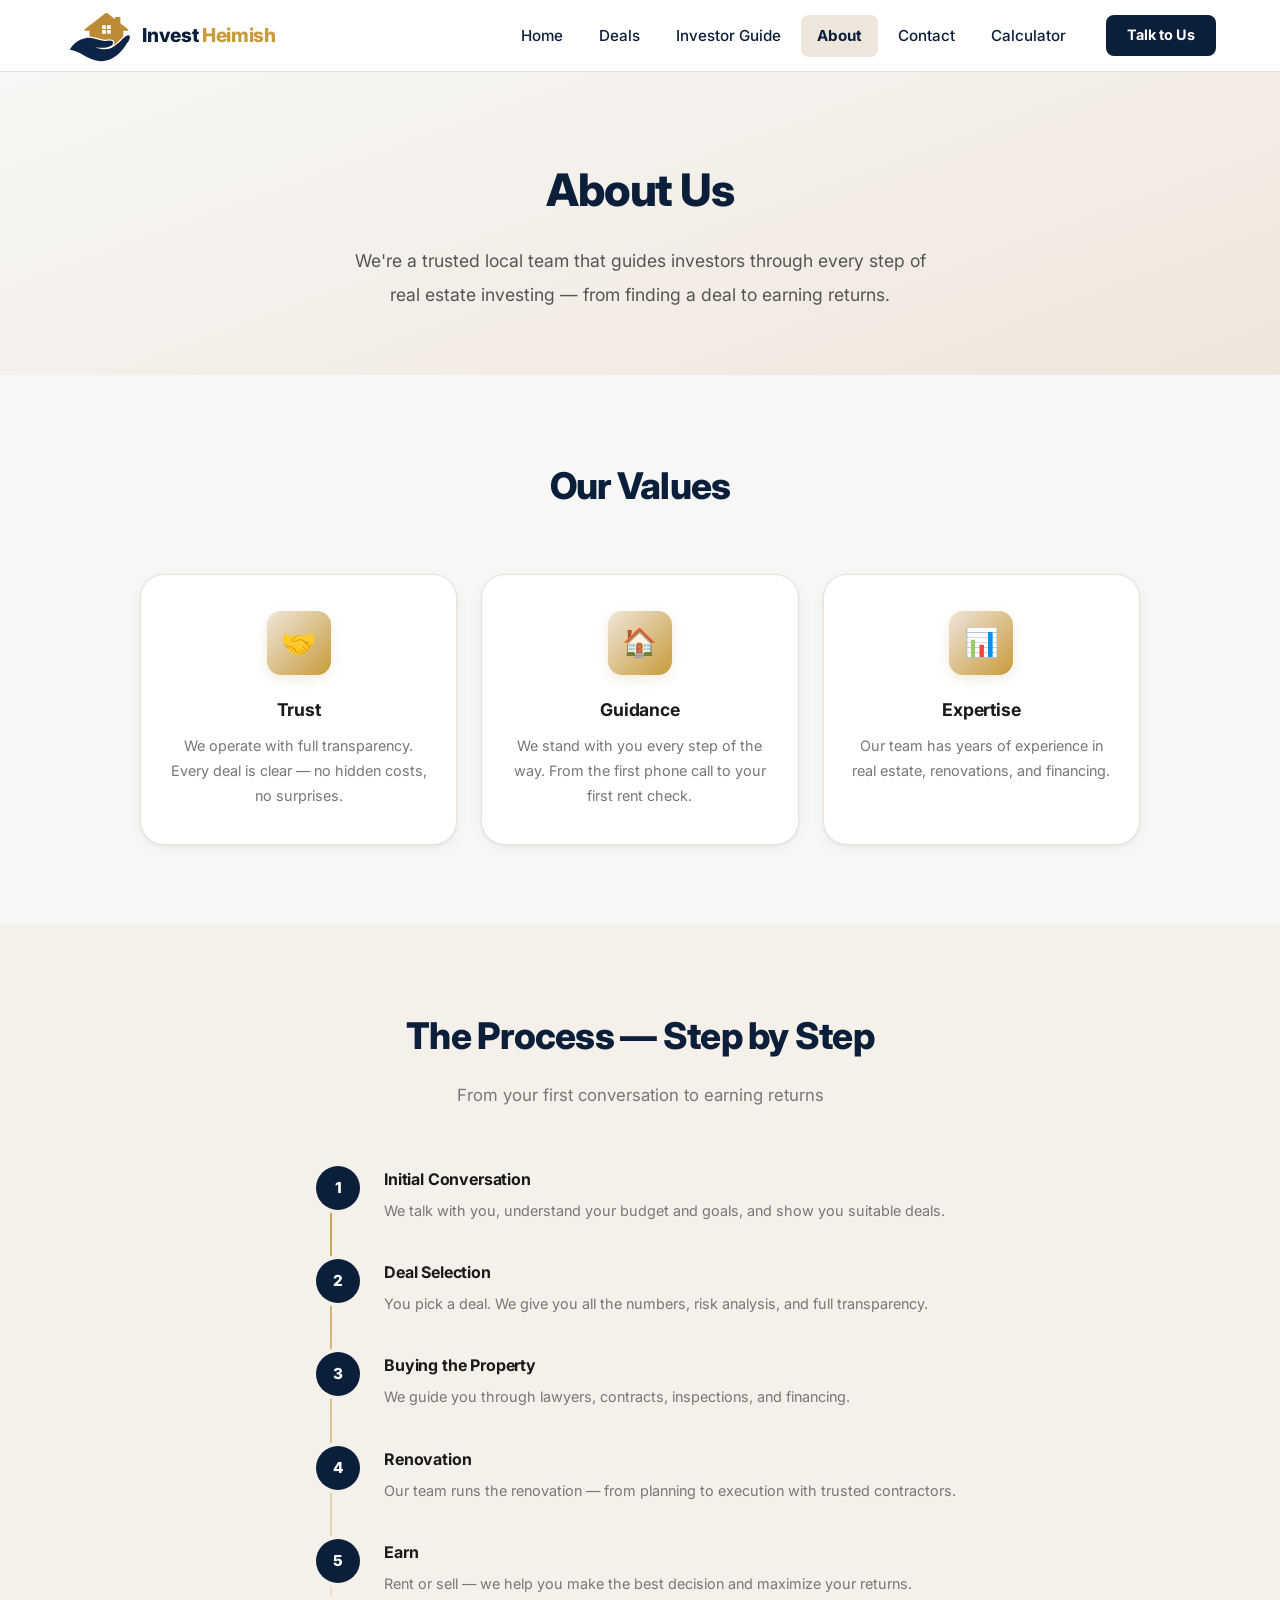
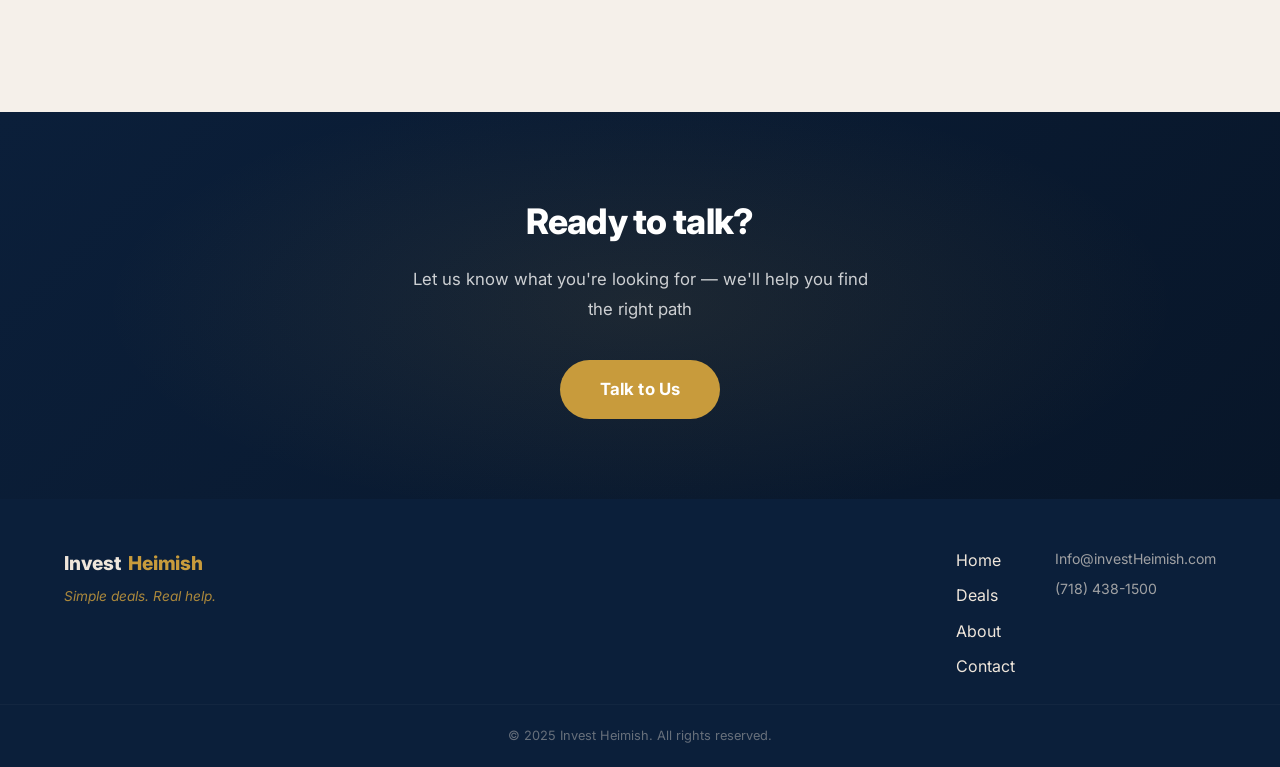
<file: about.html>
<!DOCTYPE html>
<html lang="en">
<head>
  <meta charset="UTF-8">
  <meta name="viewport" content="width=device-width, initial-scale=1.0">
  <title>About — Invest Heimish</title>
  <meta name="description" content="Learn about Invest Heimish — a trusted real estate investment team that guides you from finding a deal to earning returns. Full transparency, hands-on support at every step.">
  <link rel="canonical" href="https://investheimish.com/about.html">
  <link rel="preconnect" href="https://fonts.googleapis.com">
  <link rel="preconnect" href="https://fonts.gstatic.com" crossorigin>
  <link href="https://fonts.googleapis.com/css2?family=Inter:wght@400;500;600;700;800&display=swap" rel="stylesheet">
  <link rel="stylesheet" href="styles.css">
</head>
<body>

  <div class="page">

    <!-- Hero -->
    <section class="about-hero">
      <h1>About Us</h1>
      <p>
        We're a trusted local team that guides investors through every step
        of real estate investing — from finding a deal to earning returns.
      </p>
    </section>

    <!-- Values -->
    <section class="section">
      <div class="section-header">
        <h2 class="section-title">Our Values</h2>
      </div>
      <div class="values-grid">
        <div class="value-card">
          <div class="value-icon">🤝</div>
          <h3>Trust</h3>
          <p>We operate with full transparency. Every deal is clear — no hidden costs, no surprises.</p>
        </div>
        <div class="value-card">
          <div class="value-icon">🏠</div>
          <h3>Guidance</h3>
          <p>We stand with you every step of the way. From the first phone call to your first rent check.</p>
        </div>
        <div class="value-card">
          <div class="value-icon">📊</div>
          <h3>Expertise</h3>
          <p>Our team has years of experience in real estate, renovations, and financing.</p>
        </div>
      </div>
    </section>

    <!-- Process timeline -->
    <section class="section" style="background: #F5F0EA;">
      <div class="section-header">
        <h2 class="section-title">The Process — Step by Step</h2>
        <p class="section-subtitle">From your first conversation to earning returns</p>
      </div>
      <div class="timeline">
        <div class="timeline-item">
          <div class="timeline-dot">1</div>
          <div class="timeline-content">
            <h3>Initial Conversation</h3>
            <p>We talk with you, understand your budget and goals, and show you suitable deals.</p>
          </div>
        </div>
        <div class="timeline-item">
          <div class="timeline-dot">2</div>
          <div class="timeline-content">
            <h3>Deal Selection</h3>
            <p>You pick a deal. We give you all the numbers, risk analysis, and full transparency.</p>
          </div>
        </div>
        <div class="timeline-item">
          <div class="timeline-dot">3</div>
          <div class="timeline-content">
            <h3>Buying the Property</h3>
            <p>We guide you through lawyers, contracts, inspections, and financing.</p>
          </div>
        </div>
        <div class="timeline-item">
          <div class="timeline-dot">4</div>
          <div class="timeline-content">
            <h3>Renovation</h3>
            <p>Our team runs the renovation — from planning to execution with trusted contractors.</p>
          </div>
        </div>
        <div class="timeline-item">
          <div class="timeline-dot">5</div>
          <div class="timeline-content">
            <h3>Earn</h3>
            <p>Rent or sell — we help you make the best decision and maximize your returns.</p>
          </div>
        </div>
      </div>
    </section>

    <!-- CTA -->
    <section class="cta-band">
      <h2>Ready to talk?</h2>
      <p>Let us know what you're looking for — we'll help you find the right path</p>
      <a class="btn btn-gold" href="contact.html">Talk to Us</a>
    </section>

  </div>

  <script src="data.js"></script>
  <script src="components.js"></script>
</body>
</html>
</file>
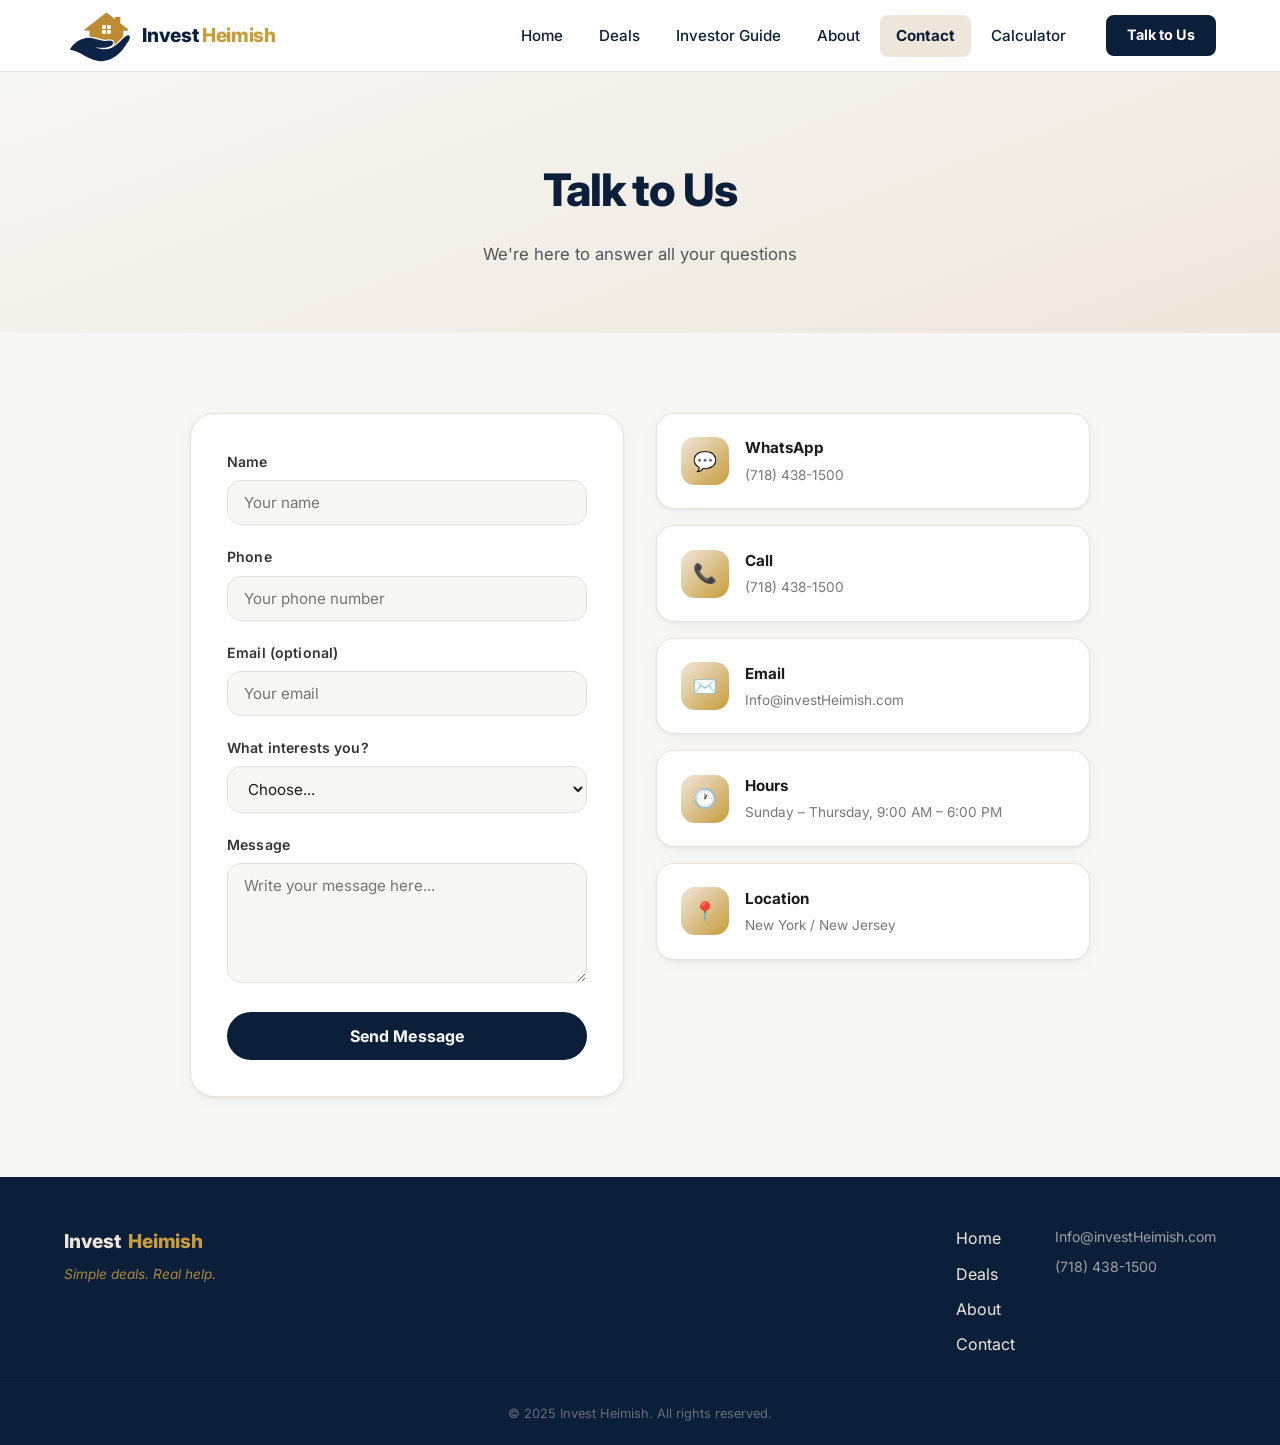
<file: contact.html>
<!DOCTYPE html>
<html lang="en">
<head>
  <meta charset="UTF-8">
  <meta name="viewport" content="width=device-width, initial-scale=1.0">
  <title>Contact — Invest Heimish</title>
  <meta name="description" content="Get in touch with Invest Heimish. We're here to answer your questions about real estate investment opportunities and help you take your first step.">
  <link rel="canonical" href="https://investheimish.com/contact.html">
  <link rel="preconnect" href="https://fonts.googleapis.com">
  <link rel="preconnect" href="https://fonts.gstatic.com" crossorigin>
  <link href="https://fonts.googleapis.com/css2?family=Inter:wght@400;500;600;700;800&display=swap" rel="stylesheet">
  <link rel="stylesheet" href="styles.css">
</head>
<body>

  <div class="page">

    <!-- Hero -->
    <section class="contact-hero">
      <h1>Talk to Us</h1>
      <p>We're here to answer all your questions</p>
    </section>

    <!-- Contact content -->
    <section class="section">
      <div class="contact-grid">

        <!-- Form -->
        <div class="contact-form" id="contact-form-wrap">
          <form id="contact-form">
            <div class="form-group">
              <label for="name">Name</label>
              <input type="text" id="name" placeholder="Your name" required>
            </div>
            <div class="form-group">
              <label for="phone">Phone</label>
              <input type="tel" id="phone" placeholder="Your phone number" required>
            </div>
            <div class="form-group">
              <label for="email">Email (optional)</label>
              <input type="email" id="email" placeholder="Your email">
            </div>
            <div class="form-group">
              <label for="interest">What interests you?</label>
              <select id="interest">
                <option value="">Choose...</option>
                <option value="specific-deal">A specific deal</option>
                <option value="general">General information</option>
                <option value="custom">I'm looking for something specific</option>
              </select>
            </div>
            <div class="form-group">
              <label for="message">Message</label>
              <textarea id="message" placeholder="Write your message here..."></textarea>
            </div>
            <button type="submit" class="btn btn-primary" style="width: 100%; padding: 0.9rem;">Send Message</button>
          </form>

          <div class="form-success" id="form-success">
            <h3>Thank you!</h3>
            <p>We've received your message and will be in touch soon.</p>
          </div>
        </div>

        <!-- Contact info cards -->
        <div class="contact-info">
          <a class="contact-info-card" id="whatsapp-link" href="#" target="_blank" rel="noopener">
            <div class="contact-icon">💬</div>
            <div>
              <h3>WhatsApp</h3>
              <p id="whatsapp-display"></p>
            </div>
          </a>

          <a class="contact-info-card" id="phone-link" href="#">
            <div class="contact-icon">📞</div>
            <div>
              <h3>Call</h3>
              <p id="phone-display"></p>
            </div>
          </a>

          <a class="contact-info-card" id="email-link" href="#">
            <div class="contact-icon">✉️</div>
            <div>
              <h3>Email</h3>
              <p id="email-display"></p>
            </div>
          </a>

          <div class="contact-info-card">
            <div class="contact-icon">🕐</div>
            <div>
              <h3>Hours</h3>
              <p>Sunday – Thursday, 9:00 AM – 6:00 PM</p>
            </div>
          </div>

          <div class="contact-info-card">
            <div class="contact-icon">📍</div>
            <div>
              <h3>Location</h3>
              <p>New York / New Jersey</p>
            </div>
          </div>
        </div>

      </div>
    </section>

  </div>

  <script src="data.js"></script>
  <script src="components.js"></script>
  <script>
    document.addEventListener("DOMContentLoaded", function() {
      // Wire up contact links
      var waMsg = encodeURIComponent("Hi, I'd like to get more information about investment deals");
      document.getElementById("whatsapp-link").href = "https://wa.me/" + WHATSAPP_NUMBER + "?text=" + waMsg;
      document.getElementById("whatsapp-display").textContent = CONTACT_PHONE_DISPLAY;
      document.getElementById("phone-link").href = "tel:+" + WHATSAPP_NUMBER;
      document.getElementById("phone-display").textContent = CONTACT_PHONE_DISPLAY;
      document.getElementById("email-link").href = "mailto:" + CONTACT_EMAIL;
      document.getElementById("email-display").textContent = CONTACT_EMAIL;

      // Form handling (demo — just shows success)
      document.getElementById("contact-form").addEventListener("submit", function(e) {
        e.preventDefault();
        this.style.display = "none";
        document.getElementById("form-success").classList.add("show");
      });
    });
  </script>
</body>
</html>
</file>
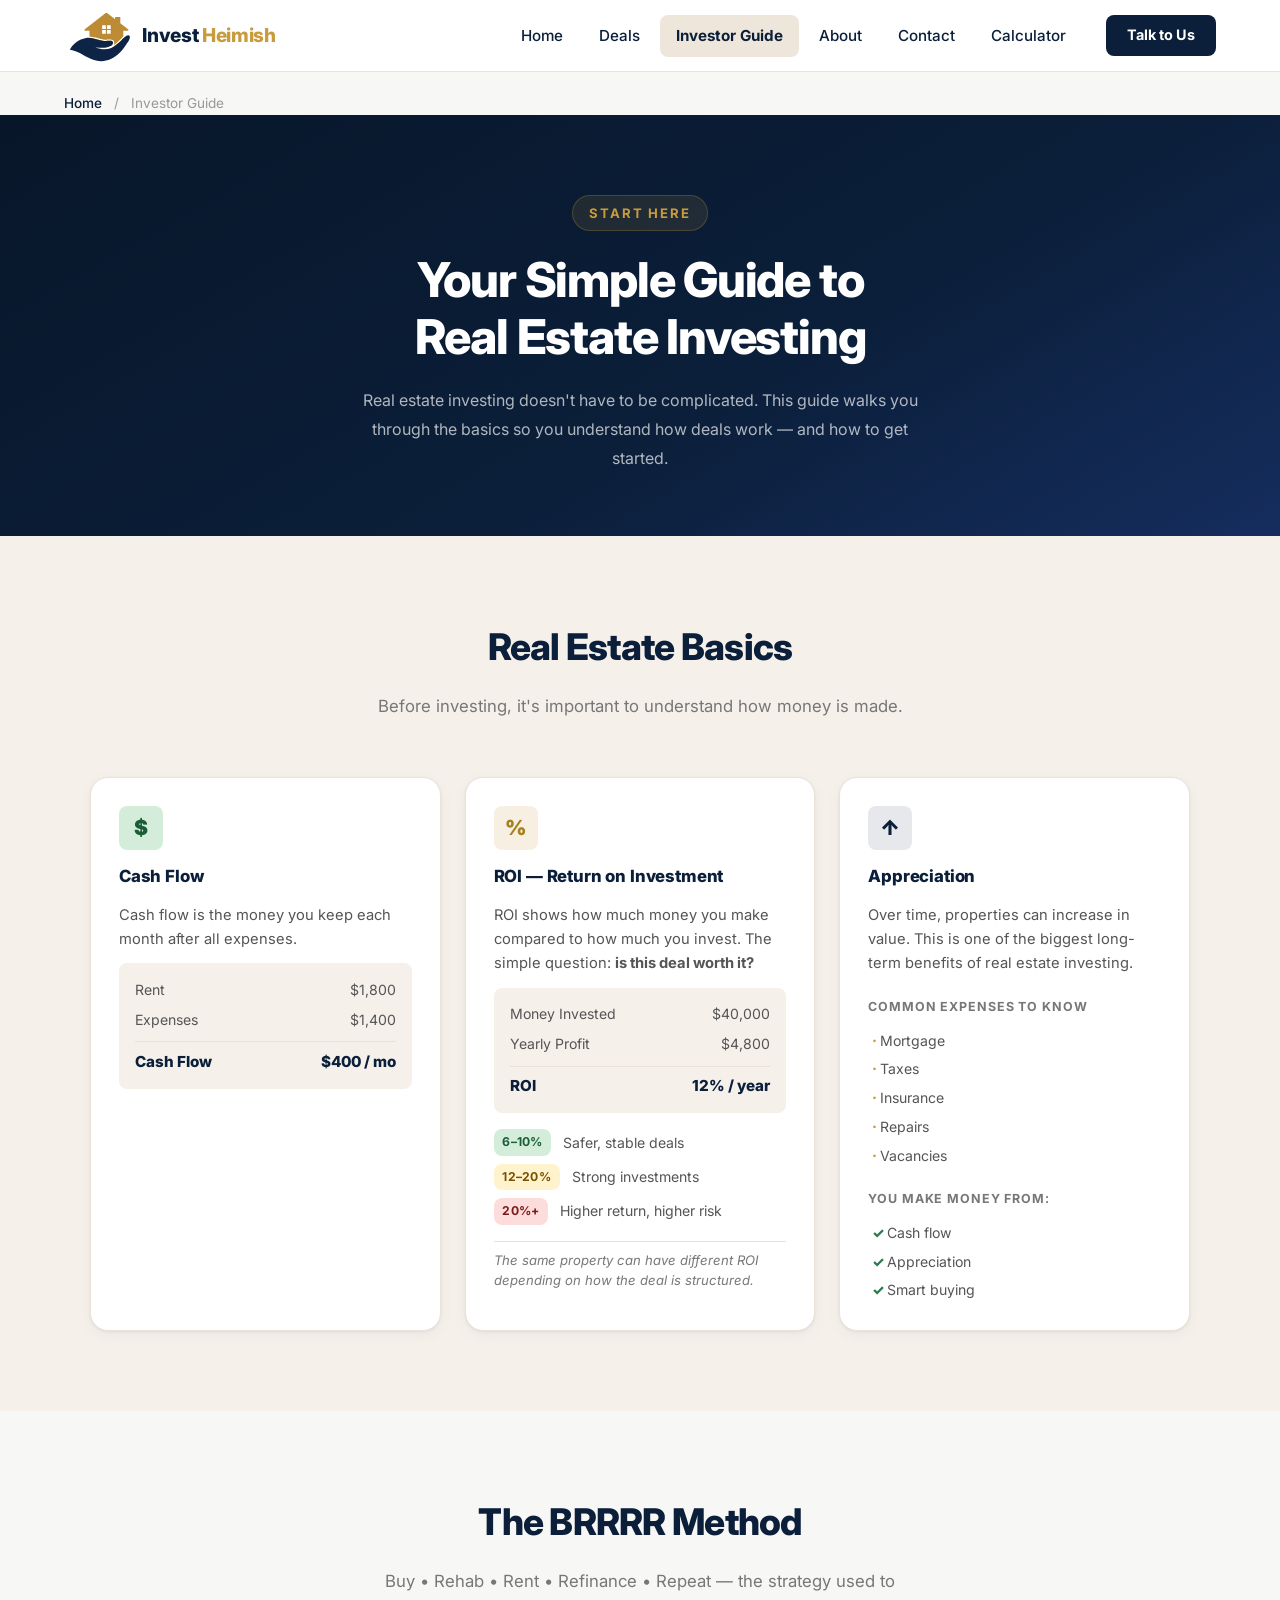
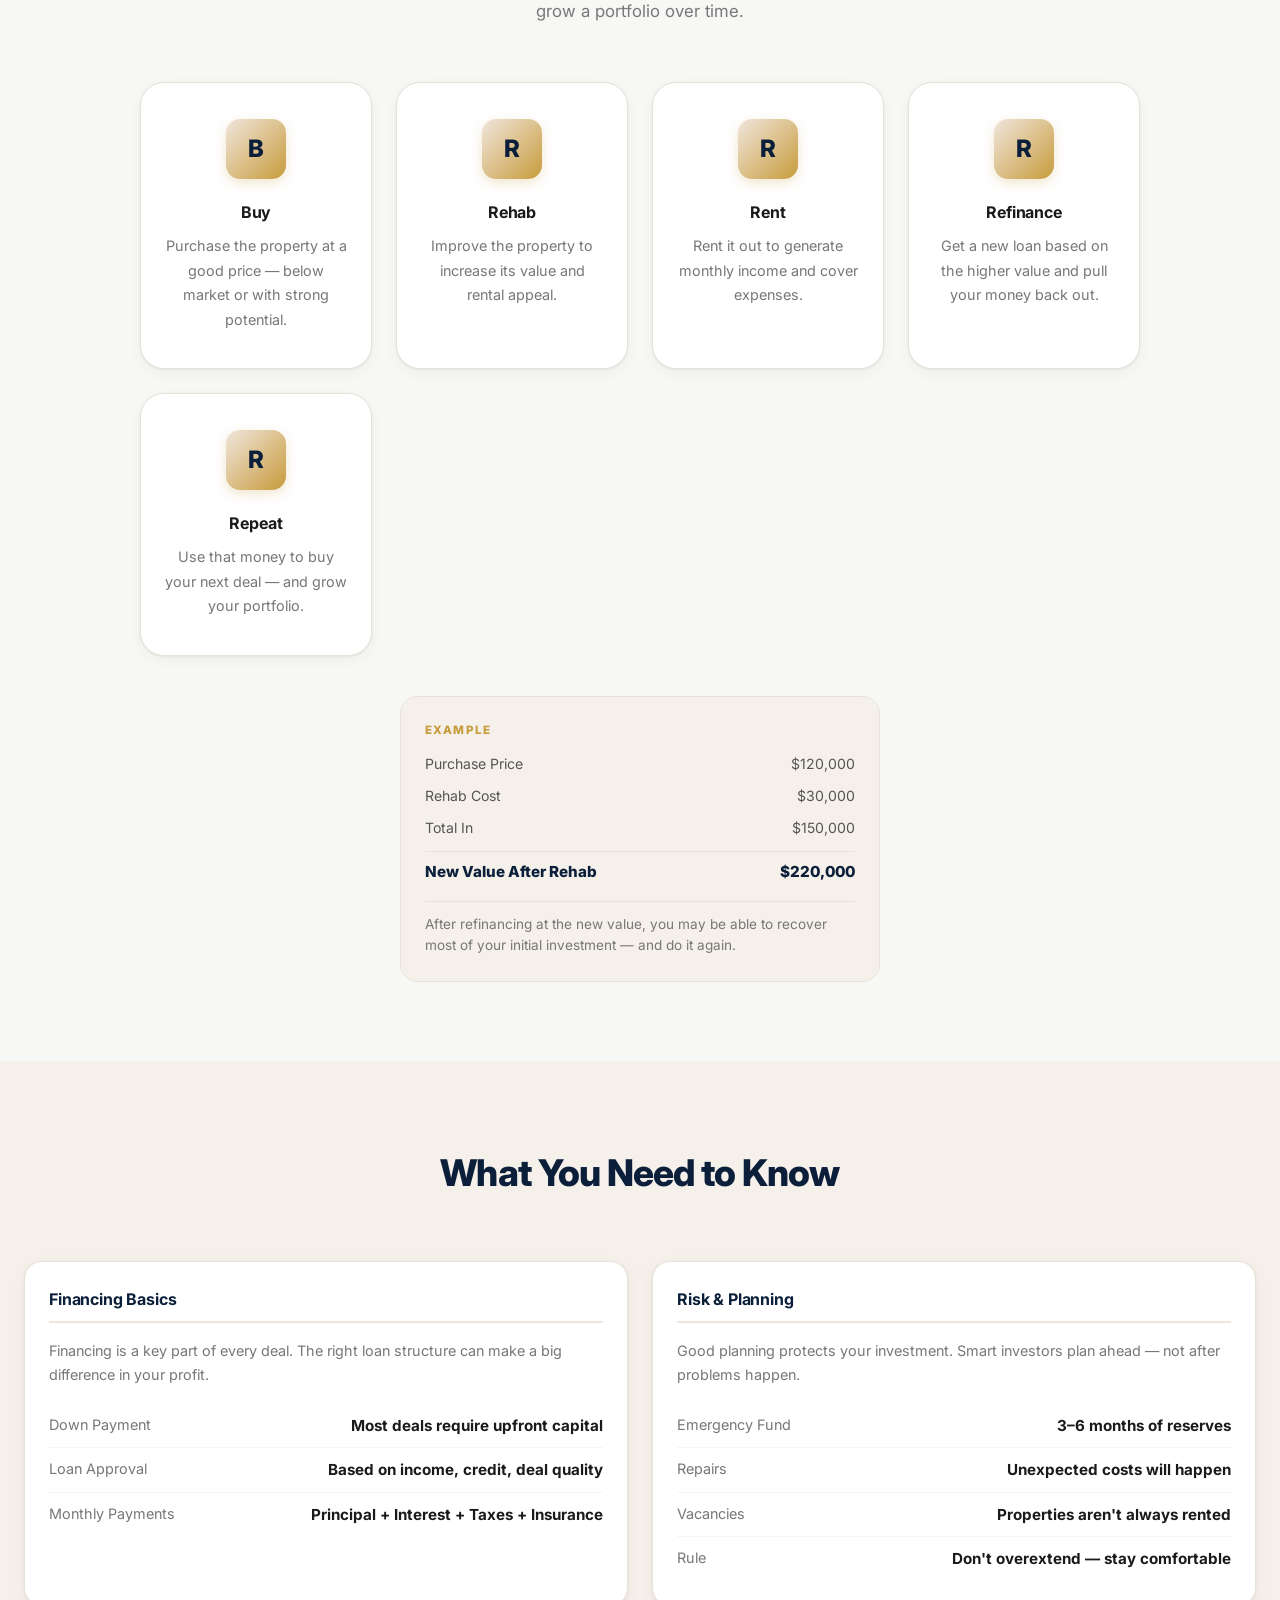
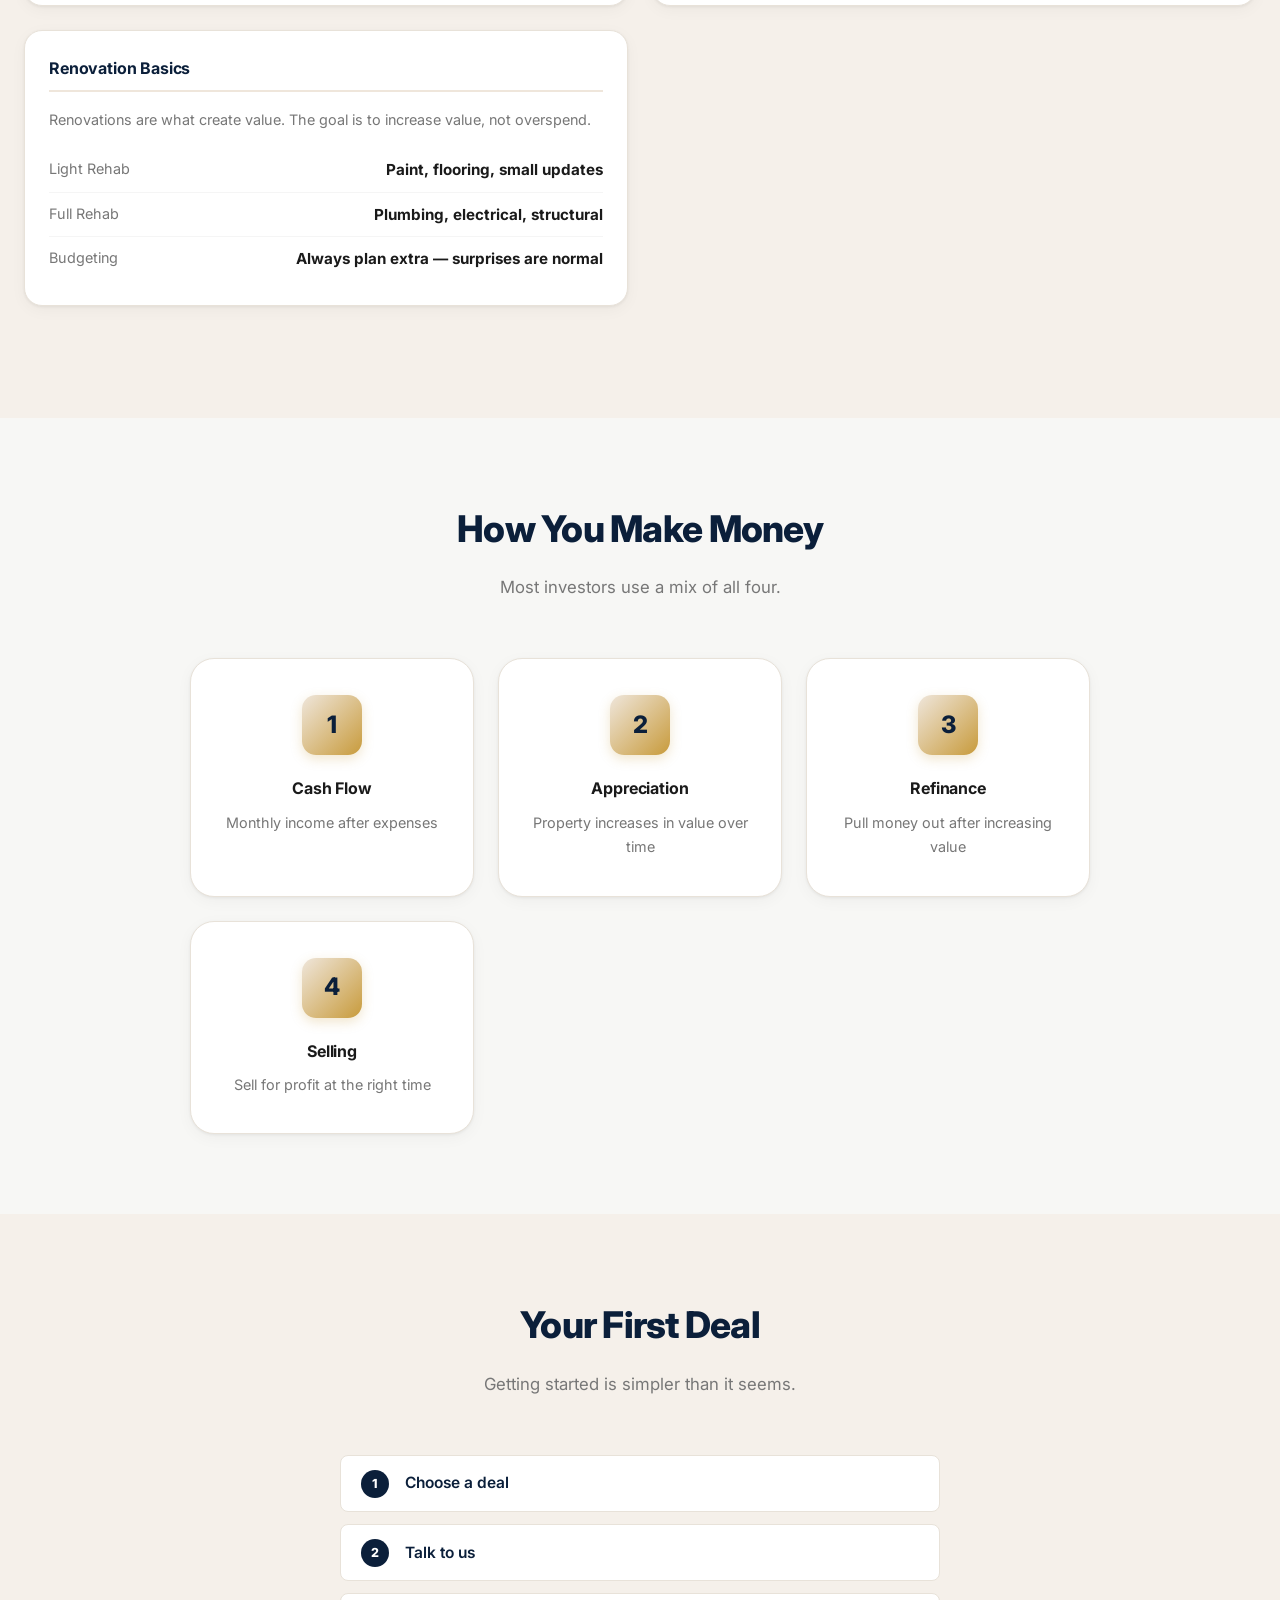
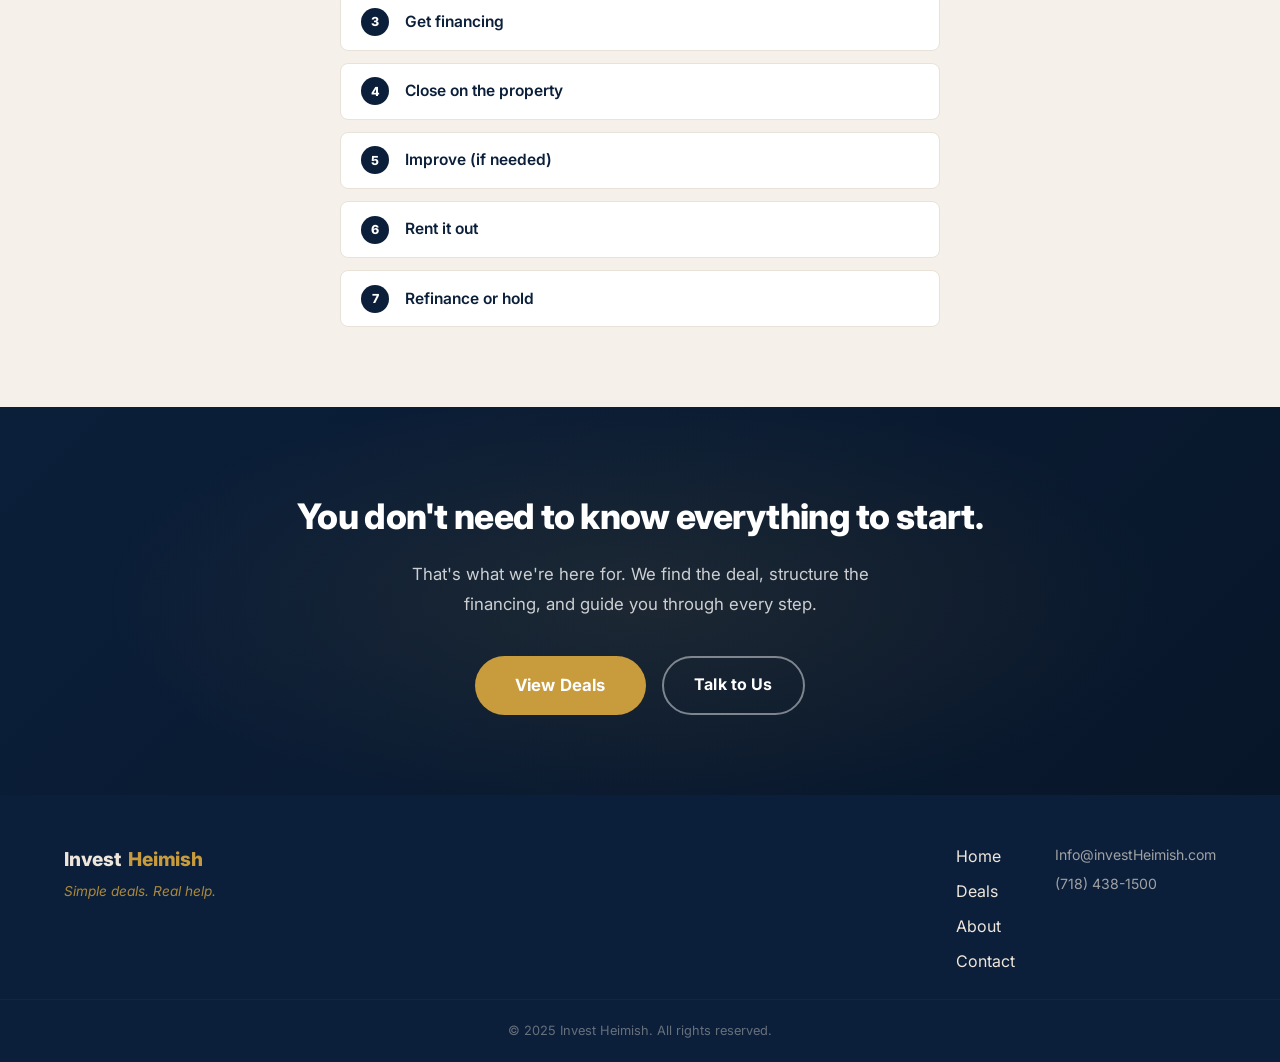
<file: guide.html>
<!DOCTYPE html>
<html lang="en">
<head>
  <meta charset="UTF-8">
  <meta name="viewport" content="width=device-width, initial-scale=1.0">
  <title>Investor Guide — Invest Heimish</title>
  <meta name="description" content="New to real estate investing? Our simple guide explains cash flow, cap rates, deal types, and how to get started — written for first-time investors.">
  <link rel="canonical" href="https://investheimish.com/guide.html">
  <link rel="preconnect" href="https://fonts.googleapis.com">
  <link rel="preconnect" href="https://fonts.gstatic.com" crossorigin>
  <link href="https://fonts.googleapis.com/css2?family=Inter:wght@400;500;600;700;800&display=swap" rel="stylesheet">
  <link rel="stylesheet" href="styles.css">
</head>
<body>

<div class="page">

  <div class="breadcrumb">
    <a href="index.html">Home</a>
    <span>/</span>
    Investor Guide
  </div>

  <!-- Page header -->
  <div class="guide-header">
    <p class="hero-eyebrow" style="animation:none;">Start Here</p>
    <h1>Your Simple Guide to<br><span class="accent">Real Estate Investing</span></h1>
    <p class="guide-header-sub">Real estate investing doesn't have to be complicated. This guide walks you through the basics so you understand how deals work — and how to get started.</p>
  </div>

  <!-- Real Estate Basics -->
  <section class="section" style="background:#F5F0EA;">
    <div class="section-header">
      <h2 class="section-title">Real Estate Basics</h2>
      <p class="section-subtitle">Before investing, it's important to understand how money is made.</p>
    </div>

    <div class="guide-cards">

      <div class="guide-card">
        <div class="guide-card-icon guide-icon-green">$</div>
        <h3 class="guide-card-title">Cash Flow</h3>
        <p class="guide-card-body">Cash flow is the money you keep each month after all expenses.</p>
        <div class="guide-example">
          <div class="guide-example-row">
            <span>Rent</span><span>$1,800</span>
          </div>
          <div class="guide-example-row">
            <span>Expenses</span><span>$1,400</span>
          </div>
          <div class="guide-example-row guide-example-total">
            <span>Cash Flow</span><span>$400 / mo</span>
          </div>
        </div>
      </div>

      <div class="guide-card">
        <div class="guide-card-icon guide-icon-gold">%</div>
        <h3 class="guide-card-title">ROI — Return on Investment</h3>
        <p class="guide-card-body">ROI shows how much money you make compared to how much you invest. The simple question: <strong>is this deal worth it?</strong></p>
        <div class="guide-example">
          <div class="guide-example-row">
            <span>Money Invested</span><span>$40,000</span>
          </div>
          <div class="guide-example-row">
            <span>Yearly Profit</span><span>$4,800</span>
          </div>
          <div class="guide-example-row guide-example-total">
            <span>ROI</span><span>12% / year</span>
          </div>
        </div>
        <div class="guide-roi-ranges">
          <div class="guide-roi-row">
            <span class="risk-badge risk-low">6–10%</span>
            <span>Safer, stable deals</span>
          </div>
          <div class="guide-roi-row">
            <span class="risk-badge risk-medium">12–20%</span>
            <span>Strong investments</span>
          </div>
          <div class="guide-roi-row">
            <span class="risk-badge risk-high">20%+</span>
            <span>Higher return, higher risk</span>
          </div>
        </div>
        <p class="guide-note">The same property can have different ROI depending on how the deal is structured.</p>
      </div>

      <div class="guide-card">
        <div class="guide-card-icon guide-icon-navy">↑</div>
        <h3 class="guide-card-title">Appreciation</h3>
        <p class="guide-card-body">Over time, properties can increase in value. This is one of the biggest long-term benefits of real estate investing.</p>
        <h4 class="guide-card-subhead">Common Expenses to Know</h4>
        <ul class="guide-list">
          <li>Mortgage</li>
          <li>Taxes</li>
          <li>Insurance</li>
          <li>Repairs</li>
          <li>Vacancies</li>
        </ul>
        <h4 class="guide-card-subhead">You make money from:</h4>
        <ul class="guide-list guide-list-check">
          <li>Cash flow</li>
          <li>Appreciation</li>
          <li>Smart buying</li>
        </ul>
      </div>

    </div>
  </section>

  <!-- BRRRR -->
  <section class="section">
    <div class="section-header">
      <h2 class="section-title">The BRRRR Method</h2>
      <p class="section-subtitle">Buy &bull; Rehab &bull; Rent &bull; Refinance &bull; Repeat — the strategy used to grow a portfolio over time.</p>
    </div>

    <div class="steps-grid" style="max-width:1000px; margin:0 auto;">
      <div class="step-card">
        <div class="step-icon">B</div>
        <h3 class="step-title">Buy</h3>
        <p class="step-text">Purchase the property at a good price — below market or with strong potential.</p>
      </div>
      <div class="step-card">
        <div class="step-icon">R</div>
        <h3 class="step-title">Rehab</h3>
        <p class="step-text">Improve the property to increase its value and rental appeal.</p>
      </div>
      <div class="step-card">
        <div class="step-icon">R</div>
        <h3 class="step-title">Rent</h3>
        <p class="step-text">Rent it out to generate monthly income and cover expenses.</p>
      </div>
      <div class="step-card">
        <div class="step-icon">R</div>
        <h3 class="step-title">Refinance</h3>
        <p class="step-text">Get a new loan based on the higher value and pull your money back out.</p>
      </div>
      <div class="step-card">
        <div class="step-icon">R</div>
        <h3 class="step-title">Repeat</h3>
        <p class="step-text">Use that money to buy your next deal — and grow your portfolio.</p>
      </div>
    </div>

    <div class="guide-example-block">
      <div class="guide-example-label">Example</div>
      <div class="guide-example-row"><span>Purchase Price</span><span>$120,000</span></div>
      <div class="guide-example-row"><span>Rehab Cost</span><span>$30,000</span></div>
      <div class="guide-example-row"><span>Total In</span><span>$150,000</span></div>
      <div class="guide-example-row guide-example-total"><span>New Value After Rehab</span><span>$220,000</span></div>
      <p class="guide-example-note">After refinancing at the new value, you may be able to recover most of your initial investment — and do it again.</p>
    </div>
  </section>

  <!-- Financing + Risk + Renovation -->
  <section class="section" style="background:#F5F0EA;">
    <div class="section-header">
      <h2 class="section-title">What You Need to Know</h2>
    </div>
    <div class="detail-grid">

      <div class="detail-box">
        <h3>Financing Basics</h3>
        <p style="font-size:0.9rem; color:var(--text-soft); margin-bottom:1rem;">Financing is a key part of every deal. The right loan structure can make a big difference in your profit.</p>
        <div class="detail-row"><span class="detail-label">Down Payment</span><span class="detail-value">Most deals require upfront capital</span></div>
        <div class="detail-row"><span class="detail-label">Loan Approval</span><span class="detail-value">Based on income, credit, deal quality</span></div>
        <div class="detail-row"><span class="detail-label">Monthly Payments</span><span class="detail-value">Principal + Interest + Taxes + Insurance</span></div>
      </div>

      <div class="detail-box">
        <h3>Risk &amp; Planning</h3>
        <p style="font-size:0.9rem; color:var(--text-soft); margin-bottom:1rem;">Good planning protects your investment. Smart investors plan ahead — not after problems happen.</p>
        <div class="detail-row"><span class="detail-label">Emergency Fund</span><span class="detail-value">3–6 months of reserves</span></div>
        <div class="detail-row"><span class="detail-label">Repairs</span><span class="detail-value">Unexpected costs will happen</span></div>
        <div class="detail-row"><span class="detail-label">Vacancies</span><span class="detail-value">Properties aren't always rented</span></div>
        <div class="detail-row"><span class="detail-label">Rule</span><span class="detail-value">Don't overextend — stay comfortable</span></div>
      </div>

      <div class="detail-box">
        <h3>Renovation Basics</h3>
        <p style="font-size:0.9rem; color:var(--text-soft); margin-bottom:1rem;">Renovations are what create value. The goal is to increase value, not overspend.</p>
        <div class="detail-row"><span class="detail-label">Light Rehab</span><span class="detail-value">Paint, flooring, small updates</span></div>
        <div class="detail-row"><span class="detail-label">Full Rehab</span><span class="detail-value">Plumbing, electrical, structural</span></div>
        <div class="detail-row"><span class="detail-label">Budgeting</span><span class="detail-value">Always plan extra — surprises are normal</span></div>
      </div>

    </div>
  </section>

  <!-- How You Make Money -->
  <section class="section">
    <div class="section-header">
      <h2 class="section-title">How You Make Money</h2>
      <p class="section-subtitle">Most investors use a mix of all four.</p>
    </div>
    <div class="steps-grid" style="max-width:900px; margin:0 auto;">
      <div class="step-card">
        <div class="step-icon">1</div>
        <h3 class="step-title">Cash Flow</h3>
        <p class="step-text">Monthly income after expenses</p>
      </div>
      <div class="step-card">
        <div class="step-icon">2</div>
        <h3 class="step-title">Appreciation</h3>
        <p class="step-text">Property increases in value over time</p>
      </div>
      <div class="step-card">
        <div class="step-icon">3</div>
        <h3 class="step-title">Refinance</h3>
        <p class="step-text">Pull money out after increasing value</p>
      </div>
      <div class="step-card">
        <div class="step-icon">4</div>
        <h3 class="step-title">Selling</h3>
        <p class="step-text">Sell for profit at the right time</p>
      </div>
    </div>
  </section>

  <!-- Your First Deal -->
  <section class="section" style="background:#F5F0EA;">
    <div class="section-header">
      <h2 class="section-title">Your First Deal</h2>
      <p class="section-subtitle">Getting started is simpler than it seems.</p>
    </div>
    <ol class="guide-steps-list">
      <li><span>Choose a deal</span></li>
      <li><span>Talk to us</span></li>
      <li><span>Get financing</span></li>
      <li><span>Close on the property</span></li>
      <li><span>Improve (if needed)</span></li>
      <li><span>Rent it out</span></li>
      <li><span>Refinance or hold</span></li>
    </ol>
  </section>

  <!-- CTA -->
  <section class="cta-band">
    <h2>You don't need to know everything to start.</h2>
    <p>That's what we're here for. We find the deal, structure the financing, and guide you through every step.</p>
    <div style="display:flex; gap:1rem; justify-content:center; flex-wrap:wrap;">
      <a class="btn btn-gold" href="deals.html">View Deals</a>
      <a class="btn btn-outline-white" href="contact.html">Talk to Us</a>
    </div>
  </section>

</div>

  <script src="data.js"></script>
  <script src="components.js"></script>
</body>
</html>
</file>
<file: styles.css>
/* ── CSS Custom Properties ───────────────────────────────────────────────── */
:root {
  --navy:       #0B1F3A;
  --navy-deep:  #081629;
  --navy-mid:   #0d2446;
  --gold:       #C89B3C;
  --gold-dark:  #A5821E;
  --gold-glow:  rgba(200, 155, 60, 0.18);
  --beige:      #EFE6DB;
  --beige-2:    #F5F0EA;
  --warm-white: #F7F7F5;
  --green:      #2D7A4F;
  --text:       #1A1A1A;
  --text-mid:   #555;
  --text-soft:  #777;
  --border:     #E8E2D9;
  --shadow-sm:  0 1px 3px rgba(0,0,0,0.06), 0 4px 16px rgba(0,0,0,0.04);
  --shadow-md:  0 4px 20px rgba(0,0,0,0.09);
  --shadow-lg:  0 8px 40px rgba(0,0,0,0.14);
  --r-sm:       8px;
  --r-md:       14px;
  --r-lg:       18px;
  --r-xl:       24px;
  --r-pill:     999px;
  --ease:       cubic-bezier(0.25, 0.46, 0.45, 0.94);
  --trans:      all 0.22s var(--ease);
}

/* ── Reset & globals ─────────────────────────────────────────────────────── */
*, *::before, *::after {
  box-sizing: border-box;
  margin: 0;
  padding: 0;
}

html { scroll-behavior: smooth; }

body {
  font-family: 'Inter', -apple-system, BlinkMacSystemFont, 'Segoe UI', sans-serif;
  background: var(--warm-white);
  color: var(--text);
  line-height: 1.7;
  font-size: 16px;
  min-height: 100vh;
  display: flex;
  flex-direction: column;
}

a  { text-decoration: none; color: inherit; }
img { max-width: 100%; display: block; }
button { font-family: inherit; }

/* ── Animations ──────────────────────────────────────────────────────────── */
@keyframes fadeUp {
  from { opacity: 0; transform: translateY(22px); }
  to   { opacity: 1; transform: translateY(0); }
}

@keyframes fadeIn {
  from { opacity: 0; }
  to   { opacity: 1; }
}

/* ── Buttons ─────────────────────────────────────────────────────────────── */
.btn {
  display: inline-flex;
  align-items: center;
  justify-content: center;
  gap: 0.5rem;
  padding: 0.8rem 1.9rem;
  border-radius: var(--r-pill);
  font-size: 1rem;
  font-weight: 700;
  cursor: pointer;
  border: none;
  transition: var(--trans);
  letter-spacing: 0.01em;
}

.btn-primary {
  background: var(--navy);
  color: #fff;
}
.btn-primary:hover {
  background: var(--navy-deep);
  transform: translateY(-2px);
  box-shadow: 0 6px 20px rgba(11,31,58,0.32);
}

.btn-secondary {
  background: transparent;
  color: var(--navy);
  border: 2px solid var(--navy);
}
.btn-secondary:hover {
  background: var(--navy);
  color: #fff;
}

.btn-gold {
  background: var(--gold);
  color: #fff;
}
.btn-gold:hover {
  background: var(--gold-dark);
  transform: translateY(-2px);
  box-shadow: 0 6px 20px rgba(200,155,60,0.32);
}

.btn-outline-white {
  background: transparent;
  color: #fff;
  border: 2px solid rgba(255,255,255,0.45);
}
.btn-outline-white:hover {
  background: rgba(255,255,255,0.12);
  border-color: rgba(255,255,255,0.8);
}

.btn-whatsapp {
  background: #25D366;
  color: #fff;
}
.btn-whatsapp:hover {
  background: #1EB85A;
  transform: translateY(-2px);
  box-shadow: 0 6px 20px rgba(37,211,102,0.32);
}

.btn:active { transform: scale(0.97) !important; }

/* ── Navbar ──────────────────────────────────────────────────────────────── */
.navbar {
  position: sticky;
  top: 0;
  z-index: 100;
  background: rgba(255,255,255,0.94);
  backdrop-filter: blur(14px);
  -webkit-backdrop-filter: blur(14px);
  border-bottom: 1px solid var(--border);
  transition: background 0.3s ease, border-color 0.3s ease, box-shadow 0.3s ease;
}

.navbar--over-hero {
  position: fixed;
  width: 100%;
  background: transparent;
  border-bottom-color: rgba(255,255,255,0.1);
  box-shadow: none;
}

.navbar--over-hero .nav-link { color: rgba(255,255,255,0.82); }
.navbar--over-hero .nav-link:hover,
.navbar--over-hero .nav-link.active { color: var(--gold); }
.navbar--over-hero .navbar-brand { color: #fff; }
.navbar--over-hero .navbar-brand .brand-invest,
.navbar--over-hero .navbar-brand .brand-heimish { color: #fff; }
.navbar--over-hero .navbar-brand .brand-heimish { color: var(--gold); }
.navbar--over-hero .menu-toggle span { background: #fff; }
.navbar--over-hero .navbar-cta {
  background: rgba(255,255,255,0.12);
  border: 1px solid rgba(255,255,255,0.3);
  color: #fff;
}
.navbar--over-hero .navbar-cta:hover { background: var(--gold); border-color: var(--gold); }

.navbar-inner {
  max-width: 1200px;
  margin: 0 auto;
  display: flex;
  align-items: center;
  padding: 0.6rem 1.5rem;
  gap: 1.5rem;
}

.navbar-brand {
  display: inline-flex;
  align-items: center;
  gap: 0.55rem;
  font-size: 1.2rem;
  font-weight: 800;
  color: var(--navy);
  white-space: nowrap;
  letter-spacing: -0.015em;
}

.navbar-brand .brand-mark {
  height: 52px;
  width: auto;
  flex-shrink: 0;
}

.brand-heimish { color: var(--gold); margin-left: 0.18em; }

.navbar-links {
  display: flex;
  gap: 0.25rem;
  margin-left: auto;
}

.nav-link {
  padding: 0.5rem 1rem;
  border-radius: var(--r-sm);
  font-weight: 500;
  font-size: 0.95rem;
  color: var(--navy);
  transition: var(--trans);
}

.nav-link:hover { background: var(--beige); color: var(--text); }
.nav-link.active { background: var(--beige); color: var(--navy); font-weight: 700; }

.navbar-cta {
  background: var(--navy);
  color: #fff;
  padding: 0.5rem 1.3rem;
  border-radius: var(--r-sm);
  font-weight: 700;
  font-size: 0.9rem;
  transition: var(--trans);
  white-space: nowrap;
}
.navbar-cta:hover { background: var(--navy-deep); }

/* Mobile menu toggle */
.menu-toggle {
  display: none;
  flex-direction: column;
  gap: 5px;
  background: none;
  border: none;
  cursor: pointer;
  padding: 4px;
}

.menu-toggle span {
  width: 22px;
  height: 2px;
  background: #333;
  border-radius: 2px;
  transition: var(--trans);
}

.menu-toggle.open span:nth-child(1) { transform: rotate(45deg) translate(5px, 5px); }
.menu-toggle.open span:nth-child(2) { opacity: 0; }
.menu-toggle.open span:nth-child(3) { transform: rotate(-45deg) translate(5px, -5px); }

/* ── Page container ──────────────────────────────────────────────────────── */
.page { flex: 1; }

.container {
  max-width: 1200px;
  margin: 0 auto;
  padding: 0 1.5rem;
}

/* ── Section shared ──────────────────────────────────────────────────────── */
.section {
  padding: 5rem 1.5rem;
}

.section-header {
  text-align: center;
  margin-bottom: 3.5rem;
}

.section-title {
  font-size: clamp(1.6rem, 3.5vw, 2.3rem);
  font-weight: 800;
  color: var(--navy);
  margin-bottom: 0.75rem;
  letter-spacing: -0.02em;
}

.section-subtitle {
  font-size: 1.05rem;
  color: var(--text-soft);
  max-width: 540px;
  margin: 0 auto;
  line-height: 1.8;
}

/* ── Hero (Home) — dark navy variant ─────────────────────────────────────── */
.hero {
  background: linear-gradient(150deg, var(--navy-deep) 0%, var(--navy-mid) 55%, #152d5e 100%);
  text-align: center;
  min-height: 100vh;
  display: flex;
  flex-direction: column;
  align-items: center;
  justify-content: center;
  padding: 4rem 1.5rem;
  position: relative;
  overflow: hidden;
}

/* Radial gold glow and subtle dot grid */
.hero::before {
  content: '';
  position: absolute;
  inset: 0;
  background:
    radial-gradient(ellipse 70% 55% at 50% -10%, rgba(200,155,60,0.18) 0%, transparent 65%),
    radial-gradient(ellipse 30% 40% at 85% 85%, rgba(200,155,60,0.08) 0%, transparent 60%);
  pointer-events: none;
}

.hero > * { position: relative; }

.hero-eyebrow {
  display: inline-block;
  font-size: 0.82rem;
  font-weight: 700;
  letter-spacing: 0.14em;
  text-transform: uppercase;
  color: var(--gold);
  margin-bottom: 1.25rem;
  padding: 0.35rem 1rem;
  background: rgba(200,155,60,0.12);
  border: 1px solid rgba(200,155,60,0.25);
  border-radius: var(--r-pill);
  animation: fadeUp 0.55s 0.05s ease both;
}

.hero h1 {
  font-size: clamp(2.2rem, 5.5vw, 3.8rem);
  font-weight: 800;
  color: #fff;
  line-height: 1.15;
  letter-spacing: -0.025em;
  margin-bottom: 1.4rem;
  animation: fadeUp 0.55s 0.15s ease both;
}

.hero h1 .accent { color: var(--gold); }

.hero-sub {
  font-size: clamp(1rem, 2.2vw, 1.15rem);
  color: rgba(255,255,255,0.68);
  max-width: 570px;
  margin: 0 auto 2.75rem;
  line-height: 1.9;
  animation: fadeUp 0.55s 0.25s ease both;
}

.hero-buttons {
  display: flex;
  gap: 1rem;
  justify-content: center;
  flex-wrap: wrap;
  animation: fadeUp 0.55s 0.35s ease both;
}

/* ── Rates ticker ─────────────────────────────────────────────────────────── */
.rates-ticker {
  position: sticky;
  top: 0;
  z-index: 99;
  width: 100%;
  overflow: hidden;
  background: var(--gold);
  border-bottom: 2px solid var(--gold-dark);
  white-space: nowrap;
  padding: 1rem 0;
  box-shadow: 0 2px 10px rgba(200,155,60,0.35);
}

.rates-ticker__track {
  display: inline-block;
  font-size: 1.05rem;
  font-weight: 700;
  color: var(--navy);
  letter-spacing: 0.06em;
  animation: ticker-scroll 55s linear infinite;
}

@keyframes ticker-scroll {
  from { transform: translateX(0); }
  to   { transform: translateX(-50%); }
}

/* ── Stats bar (inside hero, glass card) ─────────────────────────────────── */
.stats-bar {
  display: grid;
  grid-template-columns: repeat(3, 1fr);
  gap: 0;
  max-width: 680px;
  margin: 4rem auto 0;
  background: rgba(255,255,255,0.06);
  border: 1px solid rgba(255,255,255,0.12);
  border-bottom: none;
  border-radius: var(--r-xl) var(--r-xl) 0 0;
  backdrop-filter: blur(12px);
  animation: fadeUp 0.55s 0.45s ease both;
}

.stat-item {
  padding: 1.75rem 1rem;
  text-align: center;
  border-right: 1px solid rgba(255,255,255,0.1);
}
.stat-item:last-child { border-right: none; }

.stat-number {
  font-size: 2.1rem;
  font-weight: 800;
  color: var(--gold);
  line-height: 1.1;
  letter-spacing: -0.02em;
}

.stat-label {
  font-size: 0.8rem;
  color: rgba(255,255,255,0.5);
  margin-top: 0.35rem;
  letter-spacing: 0.025em;
}

/* ── Featured deals grid ─────────────────────────────────────────────────── */
.deals-grid {
  display: grid;
  grid-template-columns: repeat(auto-fill, minmax(300px, 1fr));
  gap: 1.5rem;
  max-width: 1200px;
  margin: 0 auto;
}

/* ── Deal card ───────────────────────────────────────────────────────────── */
.deal-card {
  background: #fff;
  border-radius: var(--r-xl);
  overflow: hidden;
  box-shadow: var(--shadow-sm);
  border: 1px solid var(--border);
  transition: var(--trans);
  display: flex;
  flex-direction: column;
}

.deal-card:hover {
  box-shadow: var(--shadow-lg);
  transform: translateY(-5px);
  border-color: transparent;
}

.card-image {
  width: 100%;
  height: 200px;
  object-fit: cover;
  background: var(--beige);
  transition: transform 0.4s var(--ease);
}

.deal-card:hover .card-image {
  transform: scale(1.04);
}

.card-body {
  padding: 1.35rem;
  display: flex;
  flex-direction: column;
  gap: 0.85rem;
  flex: 1;
}

.card-badges {
  display: flex;
  gap: 0.4rem;
  flex-wrap: wrap;
}

.badge {
  font-size: 0.73rem;
  font-weight: 700;
  padding: 0.22rem 0.65rem;
  border-radius: var(--r-pill);
  letter-spacing: 0.02em;
}

.badge-location { background: var(--beige); color: var(--navy); }
.badge-type     { background: var(--gold-glow); color: #7A5C18; }

.card-title {
  font-size: 1.1rem;
  font-weight: 800;
  color: var(--text);
  line-height: 1.35;
  letter-spacing: -0.01em;
}

.card-stats {
  display: grid;
  grid-template-columns: 1fr 1fr;
  gap: 0.5rem;
}

.card-stat {
  background: var(--warm-white);
  border-radius: var(--r-sm);
  padding: 0.65rem 0.75rem;
  text-align: center;
  border: 1px solid var(--border);
}

.card-stat-label {
  font-size: 0.68rem;
  color: #999;
  font-weight: 500;
  margin-bottom: 0.18rem;
  letter-spacing: 0.02em;
}

.card-stat-value {
  font-size: 0.95rem;
  font-weight: 800;
  color: var(--text);
}

.card-stat-value.profit { color: var(--green); }

.card-footer {
  display: flex;
  gap: 0.5rem;
  margin-top: auto;
  padding-top: 0.5rem;
}

.card-footer .btn {
  flex: 1;
  padding: 0.65rem;
  font-size: 0.85rem;
}

/* ── Risk badges ─────────────────────────────────────────────────────────── */
.risk-badge {
  font-size: 0.76rem;
  font-weight: 700;
  padding: 0.18rem 0.55rem;
  border-radius: var(--r-sm);
  display: inline-block;
  letter-spacing: 0.02em;
}

.risk-low    { background: #D4EDDA; color: #1B5E35; }
.risk-medium { background: #FFF3CD; color: #7A5000; }
.risk-high   { background: #FDDCDC; color: #7A1C1C; }

/* ── Sale status badges ──────────────────────────────────────────────────── */
.sale-status-badge {
  display: inline-flex;
  align-items: center;
  padding: 0.35rem 0.9rem;
  border-radius: var(--r-pill);
  font-size: 0.8rem;
  font-weight: 700;
  margin-bottom: 0.5rem;
}
.sale-status-available { background: #D4EDDA; color: #1B5E35; }
.sale-status-contract  { background: #FFF3CD; color: #7A5000; }
.sale-status-sold      { background: #FDDCDC; color: #7A1C1C; }

/* ── Steps / How it works ────────────────────────────────────────────────── */
.steps-grid {
  display: grid;
  grid-template-columns: repeat(auto-fit, minmax(220px, 1fr));
  gap: 1.5rem;
  max-width: 1000px;
  margin: 0 auto;
}

.services-grid {
  display: grid;
  grid-template-columns: repeat(2, minmax(0, 1fr));
  gap: 0.9rem 2rem;
  max-width: 900px;
  margin: 0 auto;
  padding: 0 1rem;
}

@media (max-width: 640px) {
  .services-grid { grid-template-columns: 1fr; }
}

.service-item {
  display: flex;
  align-items: flex-start;
  gap: 0.75rem;
  padding: 0.8rem 1rem;
  background: #fff;
  border: 1px solid var(--border);
  border-radius: var(--r-md);
  font-size: 0.96rem;
  color: var(--navy);
  font-weight: 500;
  box-shadow: var(--shadow-sm);
  transition: var(--trans);
}

.service-item:hover {
  border-color: rgba(200,155,60,0.4);
  transform: translateY(-1px);
}

.service-mark {
  flex-shrink: 0;
  width: 26px;
  height: 26px;
  border-radius: 50%;
  background: linear-gradient(135deg, var(--gold), var(--gold-dark));
  color: #fff;
  font-weight: 800;
  font-size: 0.82rem;
  display: flex;
  align-items: center;
  justify-content: center;
  box-shadow: 0 2px 6px rgba(200,155,60,0.3);
}

.services-tagline {
  text-align: center;
  margin-top: 2rem;
  font-size: 1.02rem;
  color: var(--text-mid);
  font-style: italic;
  max-width: 640px;
  margin-left: auto;
  margin-right: auto;
  padding: 0 1rem;
}

.step-card {
  text-align: center;
  padding: 2.25rem 1.5rem;
  background: #fff;
  border-radius: var(--r-xl);
  border: 1px solid var(--border);
  box-shadow: var(--shadow-sm);
  transition: var(--trans);
  position: relative;
  overflow: hidden;
}

.step-card::after {
  content: '';
  position: absolute;
  bottom: 0;
  left: 0;
  right: 0;
  height: 3px;
  background: linear-gradient(90deg, var(--gold), var(--gold-dark));
  transform: scaleX(0);
  transition: transform 0.3s var(--ease);
}

.step-card:hover {
  box-shadow: var(--shadow-md);
  transform: translateY(-3px);
  border-color: rgba(200,155,60,0.3);
}

.step-card:hover::after { transform: scaleX(1); }

.step-icon {
  width: 60px;
  height: 60px;
  border-radius: var(--r-md);
  background: linear-gradient(135deg, var(--beige), var(--gold));
  display: flex;
  align-items: center;
  justify-content: center;
  margin: 0 auto 1.25rem;
  font-size: 1.5rem;
  font-weight: 800;
  color: var(--navy);
  box-shadow: 0 4px 12px rgba(200,155,60,0.25);
}

.step-title {
  font-size: 1rem;
  font-weight: 700;
  color: var(--text);
  margin-bottom: 0.5rem;
  letter-spacing: -0.01em;
}

.step-text {
  font-size: 0.9rem;
  color: var(--text-soft);
  line-height: 1.7;
}

/* ── CTA band ────────────────────────────────────────────────────────────── */
.cta-band {
  background: linear-gradient(135deg, var(--navy) 0%, var(--navy-deep) 100%);
  color: #fff;
  text-align: center;
  padding: 5rem 1.5rem;
  position: relative;
  overflow: hidden;
}

.cta-band::before {
  content: '';
  position: absolute;
  inset: 0;
  background: radial-gradient(ellipse 60% 80% at 50% 50%, rgba(200,155,60,0.1) 0%, transparent 70%);
  pointer-events: none;
}

.cta-band > * { position: relative; }

.cta-band h2 {
  font-size: clamp(1.5rem, 3.5vw, 2.2rem);
  font-weight: 800;
  margin-bottom: 0.75rem;
  letter-spacing: -0.02em;
}

.cta-band p {
  font-size: 1.05rem;
  opacity: 0.78;
  max-width: 480px;
  margin: 0 auto 2.25rem;
  line-height: 1.8;
}

.cta-band .btn-gold {
  font-size: 1.05rem;
  padding: 0.95rem 2.5rem;
}

/* ── Deal detail page ────────────────────────────────────────────────────── */
.deal-hero {
  background: linear-gradient(160deg, var(--warm-white), var(--beige));
  padding: 2.5rem 1.5rem 3rem;
}

.deal-hero-inner {
  max-width: 1000px;
  margin: 0 auto;
  display: grid;
  grid-template-columns: 1fr 1fr;
  gap: 2.5rem;
  align-items: center;
}

.deal-hero-media {
  display: flex;
  flex-direction: column;
  gap: 0.75rem;
}

.deal-hero-image {
  width: 100%;
  height: 320px;
  object-fit: cover;
  border-radius: var(--r-xl);
  box-shadow: var(--shadow-lg);
  transition: opacity 0.2s ease;
}

.deal-gallery {
  display: flex;
  gap: 0.5rem;
  flex-wrap: wrap;
}

.deal-gallery-thumb {
  width: 72px;
  height: 52px;
  object-fit: cover;
  border-radius: var(--r-sm);
  border: 2px solid transparent;
  cursor: pointer;
  transition: var(--trans);
  opacity: 0.65;
}

.deal-gallery-thumb:hover { opacity: 1; }
.deal-gallery-thumb.active { border-color: var(--gold); opacity: 1; }

.deal-hero-info h1 {
  font-size: clamp(1.5rem, 3vw, 2.1rem);
  font-weight: 800;
  color: var(--navy);
  margin-bottom: 0.75rem;
  letter-spacing: -0.02em;
}

.deal-hero-meta {
  display: flex;
  gap: 0.5rem;
  flex-wrap: wrap;
  margin-bottom: 1.25rem;
}

.deal-hero-desc {
  font-size: 1rem;
  color: var(--text-mid);
  line-height: 1.85;
  margin-bottom: 1.5rem;
}

.deal-hero-buttons {
  display: flex;
  gap: 0.75rem;
  flex-wrap: wrap;
}

/* Deal detail sections */
.deal-details {
  padding: 3rem 1.5rem;
  max-width: 1000px;
  margin: 0 auto;
}

.detail-grid {
  display: grid;
  grid-template-columns: 1fr 1fr;
  gap: 1.5rem;
  margin-bottom: 2rem;
}

.detail-box {
  background: #fff;
  border-radius: var(--r-lg);
  padding: 1.5rem;
  box-shadow: var(--shadow-sm);
  border: 1px solid var(--border);
}

.detail-box h3 {
  font-size: 1rem;
  font-weight: 700;
  color: var(--navy);
  margin-bottom: 1rem;
  padding-bottom: 0.5rem;
  border-bottom: 2px solid var(--beige);
  letter-spacing: -0.01em;
}

.detail-row {
  display: flex;
  justify-content: space-between;
  padding: 0.55rem 0;
  border-bottom: 1px solid rgba(0,0,0,0.04);
}

.detail-row:last-child { border-bottom: none; }

.detail-label {
  font-size: 0.9rem;
  color: var(--text-soft);
}

.detail-value {
  font-size: 0.95rem;
  font-weight: 700;
  color: var(--text);
}

.detail-value.highlight { color: var(--green); font-size: 1.05rem; }

/* ── About page ──────────────────────────────────────────────────────────── */
.about-hero {
  background: linear-gradient(160deg, var(--warm-white), var(--beige));
  text-align: center;
  padding: 5rem 1.5rem 4rem;
}

.about-hero h1 {
  font-size: clamp(1.9rem, 4.5vw, 2.8rem);
  font-weight: 800;
  color: var(--navy);
  margin-bottom: 1rem;
  letter-spacing: -0.025em;
}

.about-hero p {
  font-size: 1.1rem;
  color: var(--text-mid);
  max-width: 580px;
  margin: 0 auto;
  line-height: 1.9;
}

.values-grid {
  display: grid;
  grid-template-columns: repeat(auto-fit, minmax(280px, 1fr));
  gap: 1.5rem;
  max-width: 1000px;
  margin: 0 auto;
}

.value-card {
  background: #fff;
  border-radius: var(--r-xl);
  padding: 2.25rem 1.75rem;
  text-align: center;
  box-shadow: var(--shadow-sm);
  border: 1px solid var(--border);
  transition: var(--trans);
}

.value-card:hover {
  box-shadow: var(--shadow-md);
  transform: translateY(-3px);
  border-color: rgba(200,155,60,0.3);
}

.value-icon {
  width: 64px;
  height: 64px;
  border-radius: var(--r-md);
  background: linear-gradient(135deg, var(--beige), var(--gold));
  display: flex;
  align-items: center;
  justify-content: center;
  margin: 0 auto 1.25rem;
  font-size: 1.75rem;
  box-shadow: 0 4px 12px rgba(200,155,60,0.2);
}

.value-card h3 {
  font-size: 1.1rem;
  font-weight: 700;
  color: var(--text);
  margin-bottom: 0.5rem;
  letter-spacing: -0.01em;
}

.value-card p {
  font-size: 0.9rem;
  color: var(--text-soft);
  line-height: 1.75;
}

/* Timeline */
.timeline {
  max-width: 680px;
  margin: 0 auto;
  position: relative;
  padding-left: 1rem;
}

.timeline::before {
  content: '';
  position: absolute;
  left: 30px;
  top: 0;
  bottom: 0;
  width: 2px;
  background: linear-gradient(to bottom, var(--gold), rgba(200,155,60,0.2));
}

.timeline-item {
  display: flex;
  gap: 1.5rem;
  align-items: flex-start;
  margin-bottom: 2.25rem;
  position: relative;
}

.timeline-dot {
  width: 44px;
  height: 44px;
  min-width: 44px;
  border-radius: 50%;
  background: var(--navy);
  color: #fff;
  display: flex;
  align-items: center;
  justify-content: center;
  font-weight: 800;
  font-size: 0.95rem;
  z-index: 1;
  box-shadow: 0 0 0 4px var(--beige-2);
}

.timeline-content h3 {
  font-size: 1rem;
  font-weight: 700;
  color: var(--text);
  margin-bottom: 0.3rem;
  letter-spacing: -0.01em;
}

.timeline-content p {
  font-size: 0.9rem;
  color: var(--text-soft);
  line-height: 1.75;
}

/* ── Contact page ────────────────────────────────────────────────────────── */
.contact-hero {
  background: linear-gradient(160deg, var(--warm-white), var(--beige));
  text-align: center;
  padding: 5rem 1.5rem 4rem;
}

.contact-hero h1 {
  font-size: clamp(1.9rem, 4.5vw, 2.8rem);
  font-weight: 800;
  color: var(--navy);
  margin-bottom: 0.75rem;
  letter-spacing: -0.025em;
}

.contact-hero p {
  font-size: 1.05rem;
  color: var(--text-mid);
}

.contact-grid {
  display: grid;
  grid-template-columns: 1fr 1fr;
  gap: 2rem;
  max-width: 900px;
  margin: 0 auto;
}

.contact-form {
  background: #fff;
  border-radius: var(--r-xl);
  padding: 2.25rem;
  box-shadow: var(--shadow-sm);
  border: 1px solid var(--border);
}

.form-group { margin-bottom: 1.25rem; }

.form-group label {
  display: block;
  font-size: 0.88rem;
  font-weight: 600;
  color: #333;
  margin-bottom: 0.4rem;
  letter-spacing: 0.01em;
}

.form-group input,
.form-group textarea,
.form-group select {
  width: 100%;
  padding: 0.75rem 1rem;
  border: 1.5px solid #E0E0E0;
  border-radius: var(--r-md);
  font-family: inherit;
  font-size: 0.95rem;
  background: var(--warm-white);
  transition: var(--trans);
  color: var(--text);
}

.form-group input:focus,
.form-group textarea:focus,
.form-group select:focus {
  outline: none;
  border-color: var(--gold);
  box-shadow: 0 0 0 3px rgba(200,155,60,0.12);
}

.form-group textarea {
  resize: vertical;
  min-height: 120px;
}

.contact-info {
  display: flex;
  flex-direction: column;
  gap: 1rem;
}

.contact-info-card {
  background: #fff;
  border-radius: var(--r-lg);
  padding: 1.35rem 1.5rem;
  box-shadow: var(--shadow-sm);
  border: 1px solid var(--border);
  display: flex;
  gap: 1rem;
  align-items: center;
  transition: var(--trans);
}

.contact-info-card:hover {
  box-shadow: var(--shadow-md);
  transform: translateY(-2px);
  border-color: rgba(200,155,60,0.3);
}

.contact-icon {
  width: 48px;
  height: 48px;
  min-width: 48px;
  border-radius: var(--r-md);
  background: linear-gradient(135deg, var(--beige), var(--gold));
  display: flex;
  align-items: center;
  justify-content: center;
  font-size: 1.2rem;
}

.contact-info-card h3 {
  font-size: 0.95rem;
  font-weight: 700;
  color: var(--text);
  margin-bottom: 0.15rem;
}

.contact-info-card p {
  font-size: 0.85rem;
  color: var(--text-soft);
}

/* Success message */
.form-success {
  display: none;
  text-align: center;
  padding: 2rem;
}

.form-success.show { display: block; }

.form-success h3 {
  color: var(--green);
  font-size: 1.3rem;
  margin-bottom: 0.5rem;
}

.form-success p { color: var(--text-soft); }

/* ── Deals page filter ───────────────────────────────────────────────────── */
.filter-bar {
  display: flex;
  gap: 0.6rem;
  flex-wrap: wrap;
  justify-content: center;
  margin-bottom: 2.5rem;
}

.filter-btn {
  padding: 0.5rem 1.3rem;
  border-radius: var(--r-pill);
  border: 1.5px solid var(--border);
  background: #fff;
  font-family: inherit;
  font-size: 0.88rem;
  font-weight: 600;
  color: var(--text-soft);
  cursor: pointer;
  transition: var(--trans);
}

.filter-btn:hover { border-color: var(--gold); color: var(--gold); }
.filter-btn.active { background: var(--navy); color: #fff; border-color: var(--navy); }

/* ── Breadcrumb ──────────────────────────────────────────────────────────── */
.breadcrumb {
  padding: 1.25rem 1.5rem 0;
  max-width: 1200px;
  margin: 0 auto;
  font-size: 0.85rem;
  color: #999;
}

.breadcrumb a { color: var(--navy); font-weight: 500; }
.breadcrumb a:hover { text-decoration: underline; }
.breadcrumb span { margin: 0 0.5rem; }

/* ── Empty state ─────────────────────────────────────────────────────────── */
.empty-state {
  text-align: center;
  padding: 4rem 1.5rem;
  color: #999;
}

.empty-state h3 {
  font-size: 1.2rem;
  color: var(--text-mid);
  margin-bottom: 0.5rem;
}

/* ── Footer ──────────────────────────────────────────────────────────────── */
.footer {
  background: var(--navy);
  color: var(--beige);
  margin-top: auto;
}

.footer-logo .brand-heimish { color: var(--gold); }

.footer-inner {
  max-width: 1200px;
  margin: 0 auto;
  padding: 3rem 1.5rem 1.5rem;
  display: grid;
  grid-template-columns: 1fr auto auto;
  gap: 2.5rem;
  align-items: start;
}

.footer-logo {
  font-size: 1.2rem;
  font-weight: 800;
  display: block;
  margin-bottom: 0.3rem;
  letter-spacing: -0.01em;
}

.footer-tagline {
  font-size: 0.85rem;
  color: var(--gold);
  font-style: italic;
  opacity: 0.85;
}

.footer-links {
  display: flex;
  flex-direction: column;
  gap: 0.5rem;
}

.footer-links a,
.footer-contact {
  display: flex;
  flex-direction: column;
  gap: 0.35rem;
}

.footer-contact a {
  font-size: 0.88rem;
  opacity: 0.65;
  transition: opacity 0.15s;
}

.footer-links a:hover,
.footer-contact a:hover { opacity: 1; }

.footer-bottom {
  border-top: 1px solid rgba(255,255,255,0.08);
  text-align: center;
  padding: 1.25rem 1.5rem;
  font-size: 0.8rem;
  opacity: 0.4;
}

/* ── Old site-header (kept for reference, hidden via no usage) ───────────── */
.site-header { display: none; }

/* ── Responsive ──────────────────────────────────────────────────────────── */
@media (max-width: 768px) {
  .menu-toggle { display: flex; }

  .navbar-links {
    display: none;
    position: absolute;
    top: 100%;
    left: 0;
    right: 0;
    background: #fff;
    flex-direction: column;
    padding: 0.5rem;
    border-bottom: 1px solid var(--border);
    box-shadow: 0 8px 24px rgba(0,0,0,0.08);
  }

  .navbar-links.open { display: flex; }
  .navbar-cta { display: none; }

  .stats-bar {
    grid-template-columns: 1fr;
    border-radius: var(--r-lg) var(--r-lg) 0 0;
    max-width: 360px;
  }

  .stat-item {
    border-right: none;
    border-bottom: 1px solid rgba(255,255,255,0.1);
    padding: 1.25rem 1rem;
  }

  .stat-item:last-child { border-bottom: none; }

  .deal-hero-inner { grid-template-columns: 1fr; }
  .deal-hero-image { height: 220px; }
  .detail-grid { grid-template-columns: 1fr; }
  .contact-grid { grid-template-columns: 1fr; }
  .footer-inner { grid-template-columns: 1fr; gap: 1.5rem; }
}

@media (max-width: 480px) {
  .hero { padding: 3rem 1.25rem; }
  .deals-grid { grid-template-columns: 1fr; }
  .card-stats { grid-template-columns: 1fr; }

  .hero h1 { font-size: 2rem; }
}

/* ── Investor Guide ──────────────────────────────────────────────────────── */
.guide-header {
  background: linear-gradient(150deg, var(--navy-deep) 0%, var(--navy) 60%, #152d5e 100%);
  text-align: center;
  padding: 5rem 1.5rem 4rem;
  position: relative;
}
.guide-header h1 {
  font-size: clamp(1.8rem, 4.5vw, 3rem);
  font-weight: 800;
  color: #fff;
  line-height: 1.2;
  letter-spacing: -0.025em;
  margin-bottom: 1.25rem;
}
.guide-header-sub {
  font-size: 1rem;
  color: rgba(255,255,255,0.68);
  max-width: 580px;
  margin: 0 auto;
  line-height: 1.8;
}

.guide-cards {
  display: grid;
  grid-template-columns: repeat(auto-fit, minmax(280px, 1fr));
  gap: 1.5rem;
  max-width: 1100px;
  margin: 0 auto;
}

.guide-card {
  background: #fff;
  border-radius: var(--r-lg);
  padding: 1.75rem;
  box-shadow: var(--shadow-sm);
  border: 1px solid var(--border);
  display: flex;
  flex-direction: column;
  gap: 0.75rem;
}

.guide-card-icon {
  width: 44px;
  height: 44px;
  border-radius: var(--r-sm);
  display: flex;
  align-items: center;
  justify-content: center;
  font-size: 1.3rem;
  font-weight: 900;
  flex-shrink: 0;
}
.guide-icon-green { background: #D4EDDA; color: #1B5E35; }
.guide-icon-gold  { background: rgba(200,155,60,0.15); color: var(--gold-dark); }
.guide-icon-navy  { background: rgba(11,31,58,0.1); color: var(--navy); }

.guide-card-title {
  font-size: 1.05rem;
  font-weight: 800;
  color: var(--navy);
  letter-spacing: -0.01em;
}

.guide-card-subhead {
  font-size: 0.78rem;
  font-weight: 700;
  text-transform: uppercase;
  letter-spacing: 0.07em;
  color: var(--text-soft);
  margin-top: 0.5rem;
}

.guide-card-body {
  font-size: 0.92rem;
  color: var(--text-mid);
  line-height: 1.65;
}

.guide-example {
  background: var(--beige-2);
  border-radius: var(--r-sm);
  padding: 0.9rem 1rem;
  display: flex;
  flex-direction: column;
  gap: 0.4rem;
}

.guide-example-row {
  display: flex;
  justify-content: space-between;
  font-size: 0.88rem;
  color: var(--text-mid);
}

.guide-example-total {
  border-top: 1px solid var(--border);
  padding-top: 0.4rem;
  margin-top: 0.2rem;
  font-weight: 800;
  color: var(--navy);
  font-size: 0.95rem;
}

.guide-example-block {
  max-width: 480px;
  margin: 2.5rem auto 0;
  background: var(--beige-2);
  border-radius: var(--r-lg);
  padding: 1.5rem;
  border: 1px solid var(--border);
  display: flex;
  flex-direction: column;
  gap: 0.5rem;
}

.guide-example-label {
  font-size: 0.72rem;
  font-weight: 800;
  text-transform: uppercase;
  letter-spacing: 0.1em;
  color: var(--gold);
  margin-bottom: 0.25rem;
}

.guide-example-note {
  font-size: 0.85rem;
  color: var(--text-soft);
  line-height: 1.6;
  margin-top: 0.5rem;
  border-top: 1px solid var(--border);
  padding-top: 0.75rem;
}

.guide-roi-ranges {
  display: flex;
  flex-direction: column;
  gap: 0.5rem;
  margin-top: 0.25rem;
}

.guide-roi-row {
  display: flex;
  align-items: center;
  gap: 0.75rem;
  font-size: 0.88rem;
  color: var(--text-mid);
}

.guide-list {
  list-style: none;
  display: flex;
  flex-direction: column;
  gap: 0.3rem;
  font-size: 0.88rem;
  color: var(--text-mid);
  padding-left: 0.25rem;
}

.guide-list li::before { content: '· '; color: var(--gold); font-weight: 800; }
.guide-list-check li::before { content: '✓ '; color: #2D7A4F; font-weight: 800; }

.guide-note {
  font-size: 0.82rem;
  color: var(--text-soft);
  font-style: italic;
  line-height: 1.55;
  padding-top: 0.5rem;
  border-top: 1px solid var(--border);
  margin-top: 0.25rem;
}

.guide-steps-list {
  list-style: none;
  max-width: 600px;
  margin: 0 auto;
  counter-reset: guide-steps;
  display: flex;
  flex-direction: column;
  gap: 0.75rem;
}

.guide-steps-list li {
  counter-increment: guide-steps;
  display: flex;
  align-items: center;
  gap: 1rem;
  background: #fff;
  border-radius: var(--r-sm);
  padding: 0.85rem 1.25rem;
  border: 1px solid var(--border);
  font-weight: 600;
  font-size: 0.97rem;
  color: var(--navy);
}

.guide-steps-list li::before {
  content: counter(guide-steps);
  width: 28px;
  height: 28px;
  border-radius: 50%;
  background: var(--navy);
  color: #fff;
  display: flex;
  align-items: center;
  justify-content: center;
  font-size: 0.78rem;
  font-weight: 800;
  flex-shrink: 0;
}

/* ── Feature list ────────────────────────────────────────────────────────── */
.feature-list {
  list-style: none;
  max-width: 640px;
  margin: 0 auto;
  display: flex;
  flex-direction: column;
  gap: 0.75rem;
}

.feature-list li {
  padding: 0.7rem 1rem 0.7rem 2.75rem;
  background: var(--beige-2);
  border-radius: var(--r-sm);
  font-size: 0.97rem;
  font-weight: 500;
  position: relative;
}

.feature-list li::before {
  content: '✓';
  position: absolute;
  left: 1rem;
  color: var(--gold);
  font-weight: 800;
}

.feature-list--two-col {
  max-width: 860px;
  display: grid;
  grid-template-columns: 1fr 1fr;
  gap: 0.75rem;
}

.feature-list--centered { text-align: center; }
.feature-list--centered li { text-align: left; }

.section-tagline {
  text-align: center;
  margin-top: 1.75rem;
  font-size: 1rem;
  font-weight: 600;
  color: var(--navy);
}

/* ── Investment options ──────────────────────────────────────────────────── */
.invest-options-grid {
  display: grid;
  grid-template-columns: repeat(3, 1fr);
  gap: 1.5rem;
  max-width: 1100px;
  margin: 0 auto;
}

.invest-option {
  background: #fff;
  border-radius: var(--r-lg);
  padding: 1.75rem 1.5rem;
  box-shadow: var(--shadow-sm);
  border-top: 4px solid transparent;
  display: flex;
  flex-direction: column;
  gap: 0.75rem;
}

.invest-option--low    { border-top-color: #2D7A4F; }
.invest-option--medium { border-top-color: var(--gold); }
.invest-option--high   { border-top-color: #DC2626; }

.invest-option-label {
  font-size: 0.72rem;
  font-weight: 800;
  text-transform: uppercase;
  letter-spacing: 0.1em;
}

.invest-option--low    .invest-option-label { color: #2D7A4F; }
.invest-option--medium .invest-option-label { color: #7A5000; }
.invest-option--high   .invest-option-label { color: #DC2626; }

.invest-option-title {
  font-size: 1.1rem;
  font-weight: 800;
  color: var(--navy);
  letter-spacing: -0.01em;
}

.invest-option-sub {
  font-size: 0.88rem;
  color: var(--text-soft);
  line-height: 1.6;
}

.invest-option-list {
  list-style: none;
  display: flex;
  flex-direction: column;
  gap: 0.4rem;
  flex: 1;
}

.invest-option-list li {
  font-size: 0.88rem;
  color: var(--text-mid);
  padding-left: 1.2rem;
  position: relative;
}

.invest-option-list li::before {
  content: '·';
  position: absolute;
  left: 0;
  font-weight: 800;
  color: var(--gold);
}

.invest-option-return {
  font-size: 1.1rem;
  font-weight: 800;
  color: var(--navy);
  margin-top: auto;
  padding-top: 0.75rem;
}

.invest-option-best {
  font-size: 0.83rem;
  color: var(--text-soft);
  line-height: 1.5;
  padding-top: 0.5rem;
  border-top: 1px solid var(--border);
}

/* ── Long-term section ───────────────────────────────────────────────────── */
.longterm-formula {
  text-align: center;
  font-size: 1.6rem;
  font-weight: 800;
  color: var(--gold);
  letter-spacing: -0.01em;
  margin-top: 0.5rem;
}

.longterm-sub {
  text-align: center;
  color: rgba(255,255,255,0.75);
  font-size: 1rem;
  margin-top: 0.75rem;
}

/* ── Lead / Get Access form ──────────────────────────────────────────────── */
.lead-form {
  max-width: 560px;
  margin: 0 auto;
  display: flex;
  flex-direction: column;
  gap: 1rem;
  align-items: center;
}

.lead-form-fields {
  display: grid;
  grid-template-columns: 1fr 1fr 1fr;
  gap: 0.75rem;
  width: 100%;
}

.lead-input {
  width: 100%;
  padding: 0.75rem 1rem;
  border: 1.5px solid var(--border);
  border-radius: var(--r-sm);
  font-size: 0.95rem;
  font-family: inherit;
  color: var(--text);
  background: #fff;
  transition: var(--trans);
}

.lead-input:focus {
  outline: none;
  border-color: var(--gold);
  box-shadow: 0 0 0 3px rgba(200,155,60,0.12);
}

.lead-msg {
  font-size: 0.9rem;
  font-weight: 600;
  min-height: 1.2em;
}

@media (max-width: 700px) {
  .invest-options-grid { grid-template-columns: 1fr; }
  .feature-list--two-col { grid-template-columns: 1fr; }
  .lead-form-fields { grid-template-columns: 1fr; }
}

/* ── Public login page ───────────────────────────────────────────────────── */
.pub-login-screen {
  display: flex;
  align-items: center;
  justify-content: center;
  min-height: 100vh;
  padding: 6rem 1.5rem 4rem;
  background: linear-gradient(150deg, var(--navy-deep) 0%, var(--navy) 55%, var(--navy-mid) 100%);
  position: relative;
}

.pub-login-screen::before {
  content: '';
  position: absolute;
  inset: 0;
  background: radial-gradient(ellipse 70% 55% at 50% -10%, var(--gold-glow) 0%, transparent 65%);
  pointer-events: none;
}

.pub-login-card {
  background: #fff;
  border-radius: 20px;
  padding: 2.5rem 2.25rem;
  width: 100%;
  max-width: 440px;
  box-shadow: 0 8px 40px rgba(0,0,0,0.28);
  position: relative;
  z-index: 1;
}

.pub-login-brand {
  text-align: center;
  margin-bottom: 1.75rem;
}

.pub-login-brand h1 {
  font-size: 1.55rem;
  font-weight: 800;
  letter-spacing: -0.02em;
  color: var(--navy);
}

.pub-login-sub {
  margin-top: 0.35rem;
  color: var(--text-soft);
  font-size: 0.9rem;
}

.pub-login-tabs {
  display: flex;
  gap: 0.5rem;
  background: var(--beige-2);
  padding: 0.35rem;
  border-radius: 10px;
  margin-bottom: 1.5rem;
}

.pub-tab-btn {
  flex: 1;
  background: transparent;
  border: none;
  padding: 0.6rem 0.8rem;
  font: inherit;
  font-size: 0.9rem;
  font-weight: 600;
  color: var(--text-mid);
  border-radius: 7px;
  cursor: pointer;
  transition: var(--trans);
}

.pub-tab-btn:hover { color: var(--navy); }

.pub-tab-btn.active {
  background: #fff;
  color: var(--navy);
  box-shadow: 0 1px 3px rgba(0,0,0,0.08);
}

.pub-login-error {
  background: #FEF2F2;
  color: #B91C1C;
  border: 1px solid #FEE2E2;
  border-radius: 8px;
  padding: 0.7rem 0.9rem;
  font-size: 0.88rem;
  margin-bottom: 1rem;
}

.pub-login-form .form-group:last-of-type { margin-bottom: 1.5rem; }

/* ── Mortgage calculator ─────────────────────────────────────────────────── */
.calc-hero {
  text-align: center;
  padding: 3.5rem 1.5rem 2rem;
  background: linear-gradient(160deg, var(--navy-deep) 0%, var(--navy-mid) 100%);
  color: #fff;
}

.calc-hero h1 {
  font-size: clamp(1.8rem, 4vw, 2.6rem);
  font-weight: 800;
  letter-spacing: -0.025em;
  margin-bottom: 0.6rem;
}

.calc-hero h1 .accent { color: var(--gold); }

.calc-hero p {
  font-size: 1rem;
  color: rgba(255,255,255,0.68);
  max-width: 500px;
  margin: 0 auto;
}

.calc-card {
  display: grid;
  grid-template-columns: 1fr 1fr;
  gap: 2rem;
  max-width: 960px;
  margin: 0 auto;
  padding: 2.5rem 1.5rem;
}

.calc-panel {
  background: #fff;
  border-radius: var(--r-xl);
  padding: 2rem;
  box-shadow: var(--shadow-md);
  border: 1px solid var(--border);
}

.calc-panel-title {
  font-size: 0.75rem;
  font-weight: 700;
  letter-spacing: 0.1em;
  text-transform: uppercase;
  color: var(--text-soft);
  margin-bottom: 1.5rem;
}

/* Loan type toggle */
.calc-toggle {
  display: flex;
  gap: 0;
  border: 1.5px solid var(--border);
  border-radius: var(--r-sm);
  overflow: hidden;
  margin-bottom: 1.5rem;
}

.calc-toggle-btn {
  flex: 1;
  padding: 0.6rem 0.75rem;
  font-family: inherit;
  font-size: 0.85rem;
  font-weight: 600;
  cursor: pointer;
  border: none;
  background: #fff;
  color: var(--text-mid);
  transition: var(--trans);
}

.calc-toggle-btn.active {
  background: var(--navy);
  color: #fff;
}

.calc-toggle-btn:not(.active):hover {
  background: var(--beige);
}

/* Input fields */
.calc-field {
  margin-bottom: 1.1rem;
}

.calc-field label {
  display: flex;
  justify-content: space-between;
  font-size: 0.8rem;
  font-weight: 600;
  color: var(--text-mid);
  margin-bottom: 0.4rem;
  letter-spacing: 0.02em;
}

.calc-field label span {
  font-weight: 400;
  color: var(--text-soft);
}

.calc-field input,
.calc-field select {
  width: 100%;
  padding: 0.65rem 0.9rem;
  border: 1.5px solid var(--border);
  border-radius: var(--r-sm);
  font-size: 0.92rem;
  font-family: inherit;
  color: var(--text);
  background: var(--warm-white);
  transition: var(--trans);
}

.calc-field input:focus,
.calc-field select:focus {
  outline: none;
  border-color: var(--gold);
  box-shadow: 0 0 0 3px rgba(200,155,60,0.1);
  background: #fff;
}

/* Results */
.calc-output-row {
  display: flex;
  justify-content: space-between;
  align-items: center;
  padding: 0.65rem 0;
  border-bottom: 1px solid var(--border);
  font-size: 0.9rem;
  color: var(--text-mid);
}

.calc-output-row:last-of-type { border-bottom: none; }

.calc-output-row strong {
  color: var(--text);
  font-weight: 700;
}

.calc-total {
  margin-top: 0.5rem;
  padding: 0.85rem 1rem;
  background: var(--beige-2);
  border-radius: var(--r-sm);
  display: flex;
  justify-content: space-between;
  align-items: center;
  font-weight: 700;
  font-size: 1rem;
  color: var(--navy);
}

.calc-total-value {
  font-size: 1.25rem;
  font-weight: 800;
  color: var(--navy);
}

.calc-cashflow {
  margin-top: 1rem;
  padding: 0.85rem 1rem;
  border-radius: var(--r-sm);
  display: flex;
  justify-content: space-between;
  align-items: center;
  font-weight: 700;
  font-size: 0.95rem;
  background: rgba(45,122,79,0.08);
  color: var(--green);
}

.calc-cashflow.negative {
  background: rgba(220,38,38,0.07);
  color: #DC2626;
}

.calc-cashflow-value {
  font-size: 1.15rem;
  font-weight: 800;
}

.calc-coc {
  margin-top: 0.6rem;
  text-align: right;
  font-size: 0.82rem;
  color: var(--text-soft);
}

.calc-cta-wrap {
  margin-top: 1.75rem;
  text-align: center;
}

.calc-disclaimer {
  max-width: 960px;
  margin: 0 auto 2rem;
  padding: 0 1.5rem;
  font-size: 0.8rem;
  color: var(--text-soft);
  text-align: center;
}

@media (max-width: 720px) {
  .calc-card {
    grid-template-columns: 1fr;
    padding: 1.5rem 1rem;
    gap: 1.25rem;
  }
}
</file>
